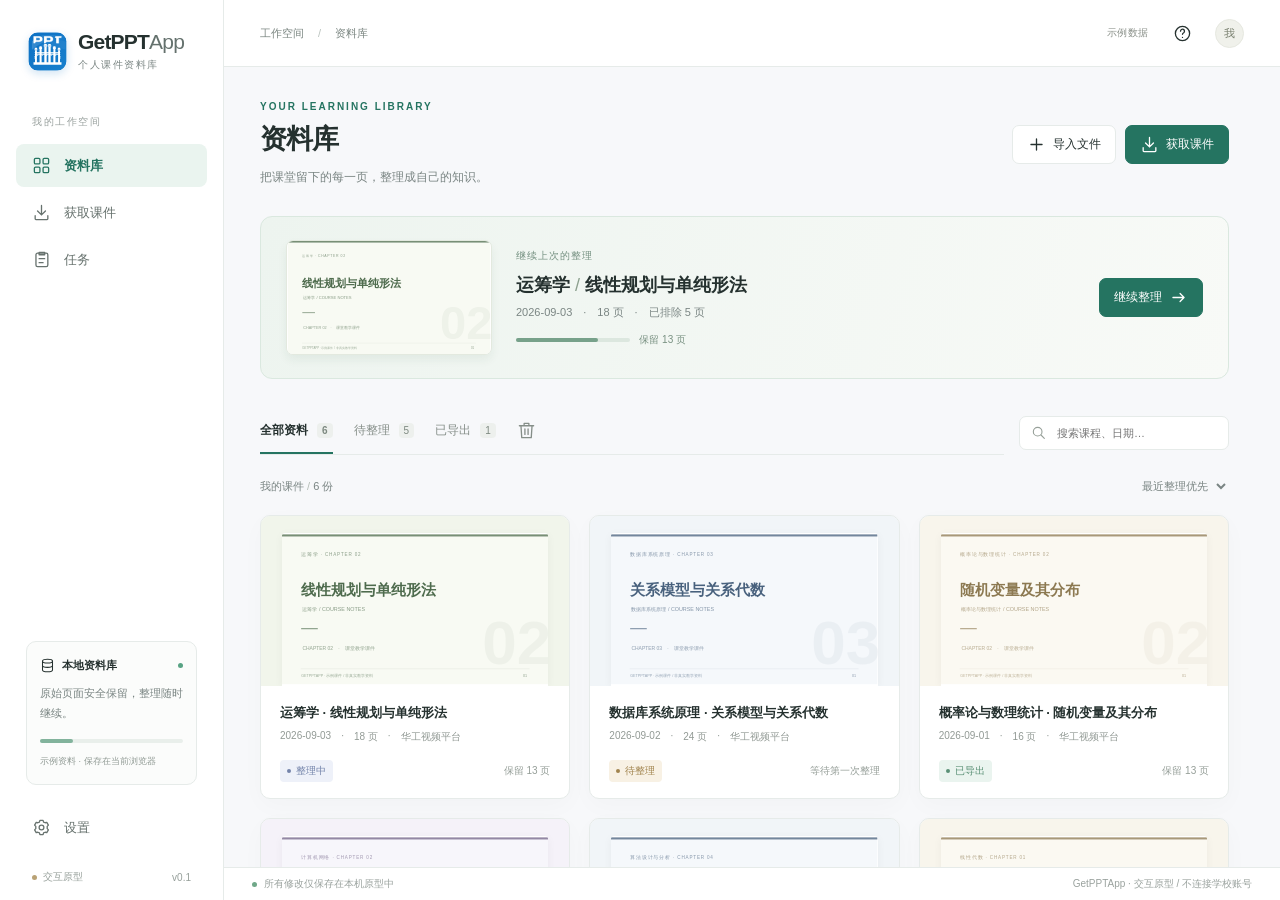
<file: prototype/index.html>
<!doctype html>
<html lang="zh-CN">
<head>
  <meta charset="utf-8">
  <meta name="viewport" content="width=device-width,initial-scale=1">
  <title>GetPPTApp · 课件资料库</title>
  <link rel="icon" type="image/svg+xml" href="../assets/app-icon.svg">
  <link rel="stylesheet" href="styles.css">
</head>
<body>
  <div class="app-shell">
    <aside class="sidebar">
      <a class="brand" href="#library" aria-label="返回资料库"><img class="brand-mark" src="../assets/app-icon.svg" alt=""><span>GetPPT<span class="brand-app">App</span><small>个人课件资料库</small></span></a>
      <div class="workspace-label">我的工作空间</div>
      <nav id="nav" aria-label="主导航"></nav>
      <div class="sidebar-bottom">
        <div class="storage-card"><div><span data-icon="database"></span><strong>本地资料库</strong><span class="local-dot"></span></div><p>原始页面安全保留，整理随时继续。</p><div class="storage-meter"><span></span></div><small>示例资料 · 保存在当前浏览器</small></div>
        <button class="nav-item" data-nav="settings"><span data-icon="settings"></span>设置</button>
        <div class="prototype-label"><span></span>交互原型 <span class="prototype-version">v0.1</span></div>
      </div>
    </aside>
    <div class="workspace">
      <header class="topbar"><div id="breadcrumb">工作空间 <span>/</span> 资料库</div><div class="topbar-right"><span class="demo-tag">示例数据</span><button class="icon-button" id="help-button" title="查看原型体验说明" aria-label="查看原型体验说明" data-icon="help"></button><span class="avatar">我</span></div></header>
      <main id="main"></main>
      <footer id="statusbar"></footer>
    </div>
  </div>
  <div id="toast" role="status" aria-live="polite"></div>
  <dialog id="modal"><div id="modal-content"></div></dialog>
  <script src="app.js"></script>
</body>
</html>
</file>
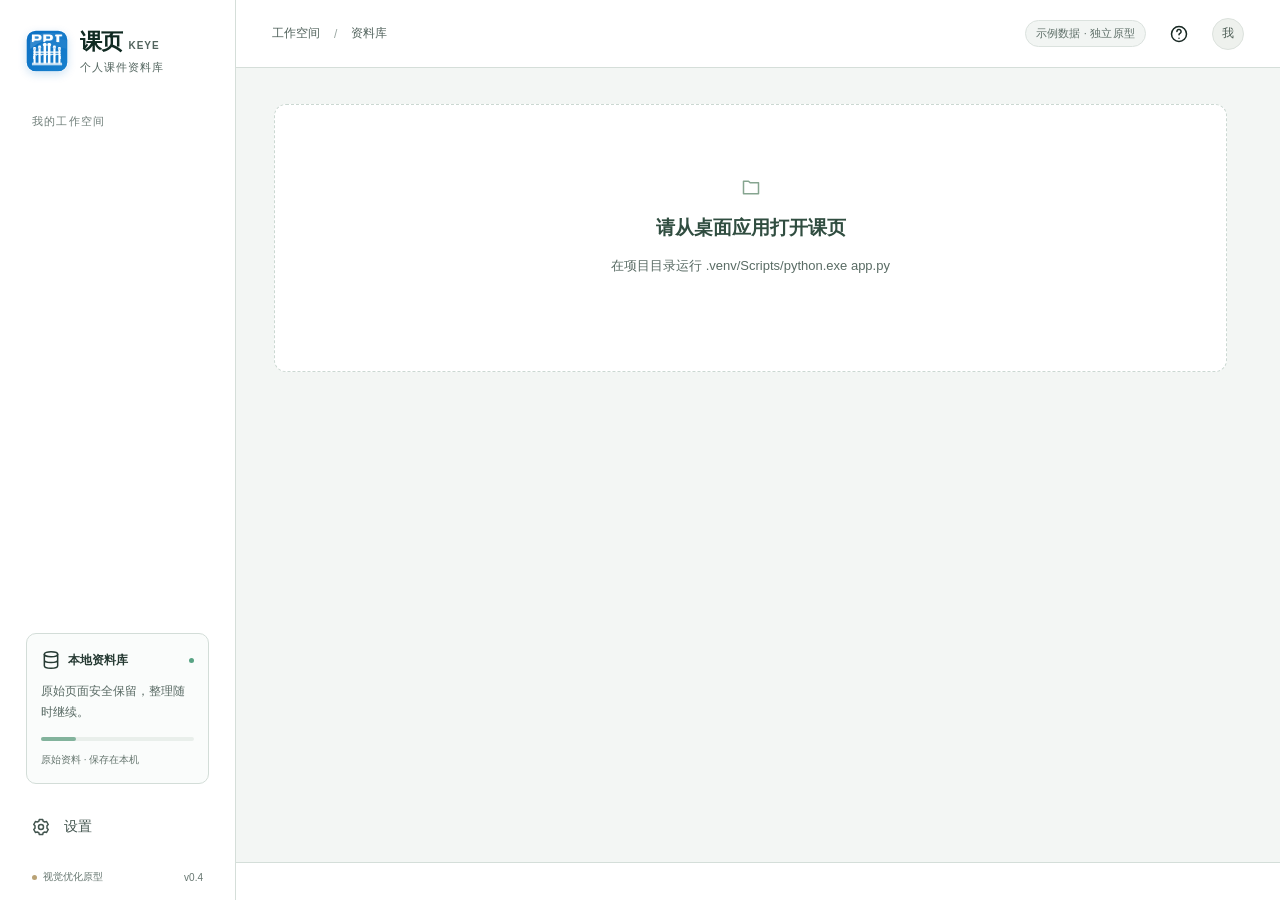
<file: visual_prototype/index.html>
<!doctype html>
<html lang="zh-CN">
<head>
  <meta charset="utf-8">
  <meta name="viewport" content="width=device-width,initial-scale=1">
  <title>课页 · 视觉优化原型</title>
  <link rel="icon" type="image/svg+xml" href="app-icon.svg">
  <link rel="stylesheet" href="styles.css">
  <link rel="stylesheet" href="refresh.css">
</head>
<body>
  <div class="app-shell">
    <aside class="sidebar">
      <a class="brand" href="#library" aria-label="返回资料库"><img class="brand-mark" src="app-icon.svg" alt=""><span>课页<span class="brand-app" style="font-size:10px;margin-left:6px;letter-spacing:1px">KEYE</span><small>个人课件资料库</small></span></a>
      <div class="workspace-label">我的工作空间</div>
      <nav id="nav" aria-label="主导航"></nav>
      <div class="sidebar-bottom">
        <div class="storage-card"><div><span data-icon="database"></span><strong>本地资料库</strong><span class="local-dot"></span></div><p>原始页面安全保留，整理随时继续。</p><div class="storage-meter"><span></span></div><small>原始资料 · 保存在本机</small></div>
        <button class="nav-item" data-nav="settings"><span data-icon="settings"></span>设置</button>
        <div class="prototype-label"><span></span>视觉优化原型 <span class="prototype-version">v0.4</span></div>
      </div>
    </aside>
    <div class="workspace">
      <header class="topbar"><div id="breadcrumb">工作空间 <span>/</span> 资料库</div><div class="topbar-right"><span class="demo-tag">示例数据 · 独立原型</span><button class="icon-button" id="help-button" title="查看使用说明" aria-label="查看使用说明" data-icon="help"></button><span class="avatar">我</span></div></header>
      <main id="main"></main>
      <footer id="statusbar"></footer>
    </div>
  </div>
  <div id="toast" role="status" aria-live="polite"></div>
  <dialog id="modal"><div id="modal-content"></div></dialog>
  <script src="qrc:///qtwebchannel/qwebchannel.js"></script>
  <script src="layout.js"></script>
  <script src="app.js"></script>
<script src="courses.js"></script>
</body>
</html>
</file>
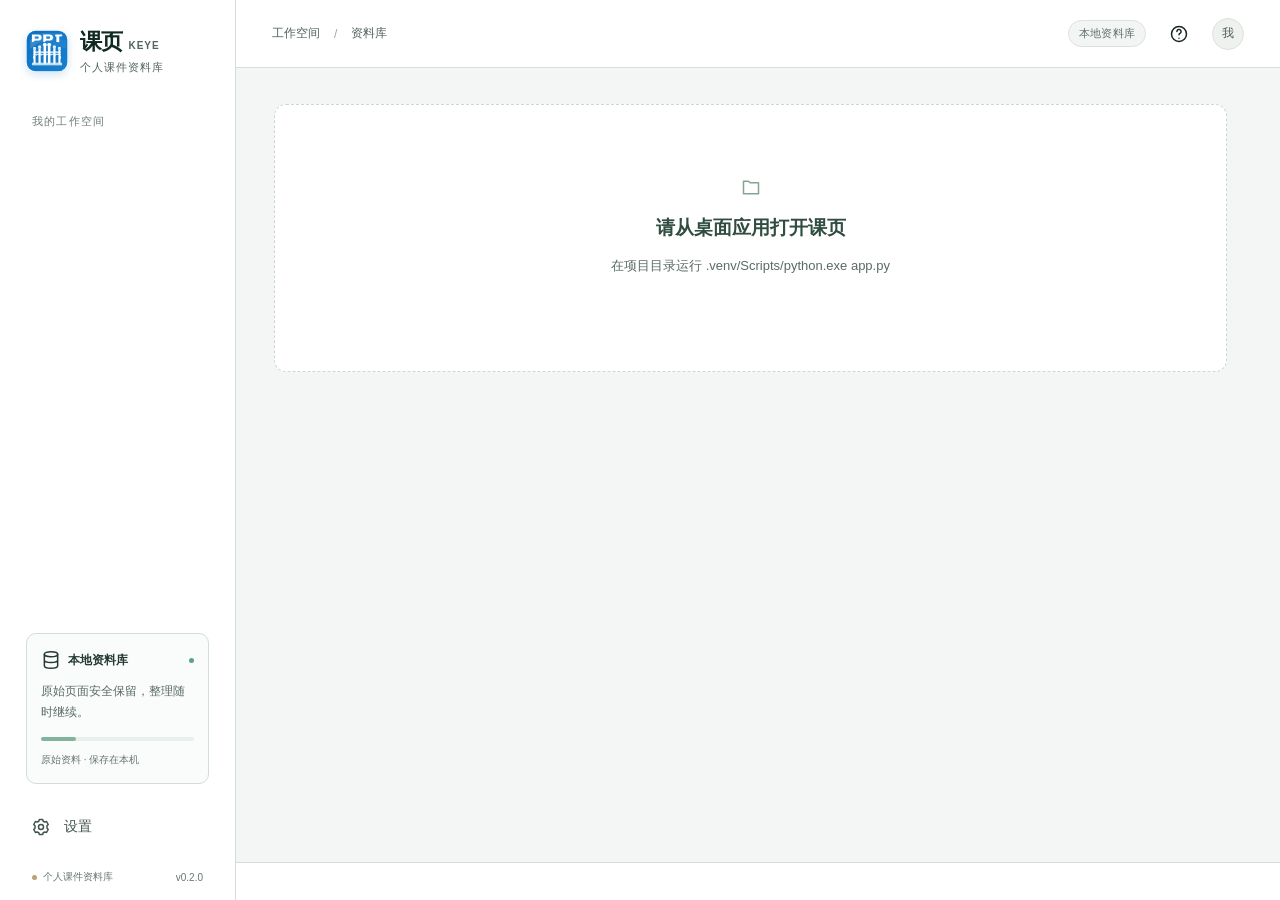
<file: web/index.html>
<!doctype html>
<html lang="zh-CN">
<head>
  <meta charset="utf-8">
  <meta name="viewport" content="width=device-width,initial-scale=1">
  <title>课页 · 个人课件资料库</title>
  <link rel="icon" type="image/svg+xml" href="../assets/app-icon.svg">
  <link rel="stylesheet" href="styles.css">
  <link rel="stylesheet" href="refresh.css">
</head>
<body>
  <div class="app-shell">
    <aside class="sidebar">
      <a class="brand" href="#library" aria-label="返回资料库"><img class="brand-mark" src="../assets/app-icon.svg" alt=""><span>课页<span class="brand-app" style="font-size:10px;margin-left:6px;letter-spacing:1px">KEYE</span><small>个人课件资料库</small></span></a>
      <div class="workspace-label">我的工作空间</div>
      <nav id="nav" aria-label="主导航"></nav>
      <div class="sidebar-bottom">
        <div class="storage-card"><div><span data-icon="database"></span><strong>本地资料库</strong><span class="local-dot"></span></div><p>原始页面安全保留，整理随时继续。</p><div class="storage-meter"><span></span></div><small>原始资料 · 保存在本机</small></div>
        <button class="nav-item" data-nav="settings"><span data-icon="settings"></span>设置</button>
        <div class="prototype-label"><span></span>个人课件资料库 <span class="prototype-version" id="app-version">v0.2.0</span></div>
      </div>
    </aside>
    <div class="workspace">
      <header class="topbar"><div id="breadcrumb">工作空间 <span>/</span> 资料库</div><div class="topbar-right"><span class="demo-tag">本地资料库</span><button class="icon-button" id="help-button" title="查看使用说明" aria-label="查看使用说明" data-icon="help"></button><span class="avatar">我</span></div></header>
      <main id="main"></main>
      <footer id="statusbar"></footer>
    </div>
  </div>
  <div id="toast" role="status" aria-live="polite"></div>
  <dialog id="modal"><div id="modal-content"></div></dialog>
  <script src="qrc:///qtwebchannel/qwebchannel.js"></script>
  <script src="layout.js"></script>
  <script src="covers.js"></script>
  <script src="app.js"></script>
<script src="courses.js"></script>
</body>
</html>
</file>
<file: prototype/styles.css>
:root{--bg:#f7f8fa;--surface:#fff;--ink:#25312f;--muted:#7a8583;--line:#e6ebe9;--green:#257461;--green-dark:#195845;--soft:#eaf4ef;--amber:#a9782d;--radius:12px;--shadow:0 7px 24px #22392c06;font-family:Inter,"Segoe UI","Microsoft YaHei",sans-serif;font-size:14px;color:var(--ink);background:var(--bg)}
*{box-sizing:border-box}body{margin:0}button,input,select{font:inherit}button,a,input,select{outline-offset:4px}button{cursor:pointer}button:disabled{cursor:not-allowed;opacity:.4}a{color:inherit;text-decoration:none}button{color:inherit}svg.icon{width:19px;height:19px;flex-shrink:0;stroke:currentColor;fill:none;stroke-width:1.65;stroke-linecap:round;stroke-linejoin:round;vertical-align:middle}button{border:1px solid var(--line);background:white;border-radius:7px;padding:9px 14px;display:inline-flex;align-items:center;justify-content:center;gap:7px;transition:background .15s,border-color .15s}button:hover:not(:disabled){background:#f1f5f3;border-color:#cbd8d1}.primary{background:var(--green);border-color:var(--green);color:#fff}.primary:hover:not(:disabled){background:var(--green-dark);border-color:var(--green-dark)}.secondary{background:var(--soft);color:var(--green);border-color:transparent}.quiet{border-color:transparent;background:transparent}.danger{color:#a3473d}.icon-button{padding:7px;width:34px;height:34px;background:transparent;border-color:transparent}.app-shell{height:100vh;display:flex;overflow:hidden}.sidebar{width:224px;flex-shrink:0;background:#fff;border-right:1px solid var(--line);padding:30px 16px 16px;display:flex;flex-direction:column}.brand{display:flex;gap:11px;align-items:center;padding:0 12px;font-size:21px;font-weight:750;letter-spacing:-.8px}.brand-mark{height:39px;width:39px;background:var(--green);border-radius:11px;color:white;font-size:28px;font-weight:600;display:grid;place-items:center;position:relative}.brand-mark span{position:absolute;width:8px;height:8px;border:2px solid white;right:5px;bottom:6px;border-radius:2px;background:var(--green)}.brand-app{font-weight:400;color:#64716d}.brand small{display:block;color:var(--muted);font-size:10px;font-weight:400;letter-spacing:1.5px;margin-top:4px}.workspace-label{font-size:10px;letter-spacing:1.6px;color:#99a19e;margin:43px 16px 13px}.nav-item{width:100%;border:0;justify-content:flex-start;gap:13px;padding:12px 16px;border-radius:8px;font-size:13px;color:#67726e;margin:2px 0}.nav-item.active{background:var(--soft);color:var(--green);font-weight:650}.nav-item .nav-count{margin-left:auto;background:#dcece4;padding:2px 6px;font-size:10px;border-radius:5px}.sidebar-bottom{margin-top:auto}.storage-card{margin:14px 10px 19px;padding:16px 13px;border:1px solid var(--line);border-radius:10px;background:#fbfcfb}.storage-card>div:first-child{display:flex;align-items:center;gap:7px;font-size:11px}.storage-card svg{width:15px;height:15px}.storage-card p{font-size:11px;line-height:1.8;color:var(--muted);margin:11px 0}.storage-card small{font-size:9px;color:#919b95}.local-dot{background:#58a384;width:5px;height:5px;border-radius:50%;margin-left:auto}.storage-meter{height:4px;background:#e9efeb;border-radius:3px;margin:15px 0 8px}.storage-meter span{display:block;width:23%;height:100%;background:#82b39c;border-radius:3px}.prototype-label{font-size:10px;color:#97a09b;display:flex;gap:6px;align-items:center;padding:19px 16px 0}.prototype-label>span:first-child{height:5px;width:5px;background:#b9a275;border-radius:50%}.prototype-version{margin-left:auto}.workspace{flex:1;min-width:0;display:flex;flex-direction:column}.topbar{height:67px;flex-shrink:0;border-bottom:1px solid var(--line);display:flex;align-items:center;justify-content:space-between;padding:0 36px;background:#fff}.topbar #breadcrumb{font-size:11px;color:#7a8580;display:flex;gap:14px;align-items:center}.topbar #breadcrumb span{color:#bac3be}.topbar-right{display:flex;gap:16px;align-items:center}.demo-tag{font-size:10px;color:#8b918a;letter-spacing:.6px}.avatar{background:#f0f1eb;border:1px solid #e6e8e0;height:29px;width:29px;display:grid;place-items:center;font-size:11px;border-radius:50%;color:#787f6e}main{padding:34px 36px;flex:1;overflow:auto;scrollbar-gutter:stable}.page-heading{display:flex;align-items:center;justify-content:space-between;gap:16px;margin-bottom:27px}.eyebrow{font-size:10px;color:var(--green);letter-spacing:2px;font-weight:600;margin-bottom:9px}h1{font-size:27px;letter-spacing:-.8px;font-weight:650;margin:0 0 10px}h2{font-size:16px;font-weight:650;margin:0}h3{font-size:14px;margin:0;font-weight:600}.subtitle{font-size:12px;color:var(--muted);margin:0;line-height:1.8}.actions{display:flex;gap:9px;align-items:center}.actions button{font-size:12px}.continue-card{display:grid;grid-template-columns:206px 1fr auto;gap:24px;align-items:center;border:1px solid #dae8df;background:linear-gradient(105deg,#edf4ef,#f8faf7);border-radius:var(--radius);padding:23px 25px;margin-bottom:31px}.continue-art{border:1px solid #e3e9df;border-radius:7px;overflow:hidden;box-shadow:0 5px 10px #254a2910;aspect-ratio:16/9}.continue-copy .overline{font-size:10px;color:#749080;letter-spacing:1px;margin-bottom:10px}.continue-copy h2{font-size:18px;margin-bottom:8px}.continue-copy p{font-size:11px;color:var(--muted);margin:6px 0}.continue-copy .tiny-progress{width:170px;margin-top:13px;display:flex;align-items:center;gap:9px;font-size:10px;color:#799182}.tiny-progress>span:first-child{height:4px;flex:1;background:#dce7df;border-radius:3px}.tiny-progress i{display:block;background:#77a18a;height:100%;border-radius:3px}.continue-card>.actions{align-self:center}.continue-card button{font-size:12px}.toolbar{display:flex;align-items:center;gap:15px;margin-bottom:19px}.tabs{display:flex;gap:21px;align-items:center;flex:1;border-bottom:1px solid var(--line)}.tabs button{padding:11px 0 14px;border-radius:0;border:0;background:transparent;color:#858e88;font-size:12px;position:relative}.tabs button.active{color:var(--ink);font-weight:600}.tabs button.active:after{content:'';position:absolute;left:0;right:0;height:2px;background:var(--green);bottom:-1px}.tabs .count{font-size:10px;background:#edf0ed;padding:2px 5px;border-radius:4px;margin-left:2px;color:#7d8980}.search-box{display:flex;align-items:center;gap:8px;background:white;border:1px solid var(--line);border-radius:7px;padding:8px 11px;color:#97a099;min-width:210px}.search-box svg{width:16px;height:16px}.search-box input{border:0;outline:0;width:150px;font-size:11px;color:var(--ink);background:transparent}.search-box:focus-within{border-color:#80a58e}.library-tools{display:flex;align-items:center;justify-content:space-between;color:var(--muted);font-size:11px;margin-bottom:17px}.library-tools select{font-size:11px;border:0;background:none;color:var(--muted);padding:5px;cursor:pointer}.course-grid{display:grid;grid-template-columns:repeat(3,minmax(0,1fr));gap:19px}.course-card{border:1px solid var(--line);border-radius:10px;background:white;overflow:hidden;box-shadow:var(--shadow);transition:transform .15s,border-color .15s;position:relative}.course-card:hover{transform:translateY(-2px);border-color:#b4cabc}.course-cover{aspect-ratio:16/8.8;padding:17px 21px 0;background:#f0f2ef;overflow:hidden;position:relative}.course-cover .slide{border-radius:3px 3px 0 0;box-shadow:0 2px 10px #0000000c}.course-open{display:block;width:100%;padding:0;border:0;background:none;text-align:left;border-radius:0}.course-open:hover:not(:disabled){background:transparent}.course-info{padding:17px 19px 16px}.course-info h3{font-size:13px;line-height:1.6;margin-bottom:6px}.course-info .meta{font-size:10px;color:#929a95;display:flex;gap:10px;margin-bottom:16px}.course-info-bottom{display:flex;justify-content:space-between;align-items:center;font-size:10px;color:#959e98}.badge{display:inline-flex;align-items:center;gap:5px;padding:4px 7px;border-radius:4px;font-size:10px;white-space:nowrap}.badge:before{content:'';height:4px;width:4px;background:currentColor;border-radius:50%}.badge.pending{background:#f8f1e4;color:#a1844e}.badge.editing{background:#eef1f9;color:#7484aa}.badge.exported{background:#eaf4ef;color:#5a9076}.badge.changed{background:#f8eee7;color:#b28258}.card-menu{position:absolute;bottom:10px;right:10px;opacity:0;background:white}.course-card:focus-within .card-menu,.course-card:hover .card-menu{opacity:1}.empty{padding:70px 25px;text-align:center;color:#89948d;border:1px dashed #d6e0d9;border-radius:12px;background:#fff}.empty>svg{width:36px;height:36px;color:#86a590;margin-bottom:18px}.empty h2{color:#54665b;margin:0 0 10px;font-size:17px}.empty p{font-size:12px;line-height:1.8;margin-bottom:22px}.slide{display:block;width:100%;height:100%;background:#fff;object-fit:contain}.source-row{display:grid;grid-template-columns:1.2fr 1fr;gap:18px;margin-bottom:25px}.panel{background:#fff;border:1px solid var(--line);border-radius:11px;padding:22px}.source-card{display:flex;gap:15px;align-items:center}.source-logo{height:48px;width:48px;border-radius:11px;background:#edf3ee;display:grid;place-items:center;color:var(--green)}.source-logo svg{width:25px;height:25px}.source-card h3{margin-bottom:7px}.source-card p{font-size:11px;color:var(--muted);margin:0;line-height:1.7}.source-card>button{margin-left:auto;flex-shrink:0;font-size:11px}.connected{color:var(--green)!important}.scan-panel{padding:0;overflow:hidden}.scan-bar{display:flex;align-items:end;gap:15px;padding:22px;border-bottom:1px solid var(--line)}label.field{display:flex;flex-direction:column;gap:8px;font-size:11px;color:var(--muted)}input[type=date],input[type=text],select.field-input,input[type=number]{border:1px solid var(--line);padding:9px 11px;border-radius:6px;font-size:12px;background:#fff;color:var(--ink)}.scan-bar .scan-note{font-size:11px;color:var(--muted);margin-left:auto;padding:9px 0}.table-wrap{overflow:auto}table{width:100%;border-collapse:collapse;font-size:12px;white-space:nowrap}th{text-align:left;font-size:10px;font-weight:400;color:var(--muted);padding:14px 22px;background:#fbfcfb}td{padding:18px 22px;border-top:1px solid #eef1ee;color:#58665e}td:first-child,th:first-child{width:45px;padding-right:0}td .course-title{font-weight:550;color:var(--ink);margin-bottom:5px}td small{color:var(--muted);font-size:10px}input[type=checkbox]{accent-color:var(--green);width:15px;height:15px;cursor:pointer}.scan-bottom{border-top:1px solid var(--line);padding:17px 22px;display:flex;justify-content:space-between;align-items:center;font-size:11px;color:var(--muted)}.scan-bottom label{display:flex;align-items:center;gap:6px}.helper-note{display:flex;gap:9px;color:#869289;font-size:11px;line-height:1.9;padding:17px 2px}.helper-note svg{width:16px;margin-top:2px;flex-shrink:0}.editor-heading{margin-bottom:20px}.editor-heading h1{font-size:23px}.editor-heading .subtitle{display:flex;gap:11px;align-items:center;font-size:11px}.saved-label{font-size:10px;color:#7e9988}.saved-label svg{height:13px;width:13px;margin-right:4px}.back-button{font-size:11px;color:#7b8880;margin:0 0 14px;padding:0;border:0;background:none}.editor-toolbar{display:flex;align-items:center;gap:9px;flex-wrap:wrap;background:white;border:1px solid var(--line);border-radius:9px;padding:11px 14px;margin-bottom:17px}.editor-toolbar button{font-size:11px;padding:7px 10px}.editor-toolbar .separator{height:20px;width:1px;background:var(--line);margin:0 4px}.editor-toolbar .selected-label{font-size:11px;color:var(--muted);margin-left:auto}.segmented{display:flex;background:#f1f4f1;padding:3px;border-radius:6px}.segmented button{border:0;background:transparent;color:#87918a;font-size:11px;padding:7px 11px}.segmented button.active{background:white;color:#4c6855;box-shadow:0 1px 3px #00000009}.editor-layout{display:grid;grid-template-columns:minmax(0,1fr) 310px;gap:20px;align-items:start}.pages-grid{display:grid;grid-template-columns:repeat(3,minmax(0,1fr));gap:16px}.page-tile{background:white;border:1px solid var(--line);border-radius:7px;overflow:hidden;position:relative;transition:box-shadow .12s,border-color .12s}.page-tile.selected{border-color:var(--green);box-shadow:0 0 0 2px #25746118}.page-tile.current:not(.selected){border-color:#a3b7a7}.page-art{aspect-ratio:16/10;cursor:pointer;padding:7px;background:#f0f2ef;position:relative}.page-art svg{pointer-events:none}.page-tile.excluded .slide{opacity:.28;filter:grayscale(1)}.page-tile.excluded .page-art:after{content:'已排除';position:absolute;left:50%;top:50%;transform:translate(-50%,-50%);background:#fffdf0ee;border:1px solid #e5e4d7;border-radius:4px;font-size:10px;color:#8f8e7b;padding:3px 8px;pointer-events:none}.page-check{position:absolute;z-index:1;left:11px;top:11px;display:flex;background:#ffffffeb;border-radius:3px;padding:1px;box-shadow:0 1px 3px #0001}.page-check input{margin:1px;width:13px;height:13px}.page-caption{display:flex;align-items:center;justify-content:space-between;font-size:10px;padding:7px 9px;color:#929b95}.page-caption strong{color:#68796d;font-size:10px;font-weight:500}.page-caption button{font-size:9px;border:0;background:transparent;padding:3px 4px;color:#8b9a8f}.page-tile.excluded .page-caption button{color:var(--green)}.preview-panel{position:sticky;top:0;background:#fff;border:1px solid var(--line);border-radius:10px;overflow:hidden}.preview-title{display:flex;align-items:center;justify-content:space-between;padding:13px 16px;font-size:12px;font-weight:550}.preview-title span{font-weight:400;color:#98a19a;font-size:10px}.large-art{background:#eff1ee;padding:16px;cursor:zoom-in;aspect-ratio:4/3;display:flex;align-items:center}.large-art svg{height:auto;aspect-ratio:16/9;box-shadow:0 3px 13px #0000000d}.preview-controls{display:flex;align-items:center;justify-content:space-between;padding:11px 16px;border-bottom:1px solid var(--line);font-size:10px;color:var(--muted)}.preview-detail{padding:17px}.preview-detail h3{font-size:12px;margin-bottom:10px}.preview-detail p{font-size:11px;color:var(--muted);line-height:1.8;margin:8px 0 17px}.preview-detail>button{width:100%;font-size:11px}.keyboard-note{padding:14px 17px;background:#fafbf9;border-top:1px solid var(--line);font-size:10px;color:#9aa29a;line-height:2}kbd{font:9px "Segoe UI",sans-serif;padding:2px 4px;border:1px solid #e1e7df;border-radius:3px;background:white;color:#87927f}.editor-summary{display:flex;align-items:center;justify-content:space-between;margin-top:20px;font-size:11px;color:var(--muted);padding-top:16px;border-top:1px solid var(--line)}.editor-summary strong{color:var(--green);font-weight:550}.task-list{display:flex;flex-direction:column;gap:13px}.task-row{display:flex;align-items:center;gap:18px;background:#fff;border:1px solid var(--line);border-radius:10px;padding:20px 22px}.task-icon{height:42px;width:42px;border-radius:10px;background:var(--soft);display:grid;place-items:center;color:var(--green)}.task-copy{flex:1}.task-copy h3{font-size:13px;margin-bottom:7px}.task-copy p{font-size:11px;color:var(--muted);margin:0}.task-progress{height:4px;background:#edf0ec;border-radius:3px;margin-top:13px;max-width:460px}.task-progress span{display:block;height:100%;border-radius:3px;background:#79a28b;transition:width .3s}.task-row .actions button{font-size:11px}.settings-grid{display:grid;grid-template-columns:minmax(0,1fr) 280px;gap:23px}.settings-section{padding:24px 26px;margin-bottom:18px}.settings-section h2{margin-bottom:23px}.setting-row{display:flex;align-items:center;justify-content:space-between;gap:20px;margin:22px 0}.setting-row h3{font-size:12px;margin-bottom:6px}.setting-row p{font-size:11px;color:var(--muted);margin:0;line-height:1.8}.setting-row select{font-size:11px;max-width:190px}.toggle{position:relative;width:33px;height:19px;appearance:none;background:#cbd5cd;border-radius:20px;border:0;flex-shrink:0}.toggle:checked{background:var(--green)}.toggle:after{content:'';position:absolute;width:13px;height:13px;left:3px;top:3px;border-radius:50%;background:white}.toggle:checked:after{left:17px}.setting-path{padding:11px 13px;background:#f6f8f5;border:1px solid var(--line);border-radius:6px;color:#7b8a7b;font-size:11px;line-height:1.8}.guide-card{background:#f0f5ef;border:1px solid #e0e9dc;border-radius:10px;padding:23px;height:fit-content}.guide-card h3{font-size:13px;margin-bottom:12px;color:#5b775c}.guide-card p{font-size:11px;color:#81917c;line-height:2}.guide-card hr{border:0;border-top:1px solid #dde7d8;margin:21px 0}.guide-card .number{font-size:27px;color:#5d805e;font-weight:300}.trash-link{font-size:11px;color:#89948b;background:transparent;border:0;padding:5px 0}.footer-count{font-size:10px;color:#a1aaa4;text-align:center;margin:29px 0 7px}#statusbar{height:33px;flex-shrink:0;background:#fff;border-top:1px solid var(--line);display:flex;justify-content:space-between;align-items:center;padding:0 28px;font-size:10px;color:#9aa29e}#statusbar .status-left{display:flex;align-items:center;gap:7px}#statusbar .dot{width:5px;height:5px;background:#70a889;border-radius:50%}#statusbar button{font-size:10px;padding:2px 8px;border:0;color:var(--green);background:none}dialog{border:1px solid var(--line);border-radius:15px;padding:0;max-width:min(520px,90vw);width:520px;box-shadow:0 20px 90px #172c2233;color:var(--ink)}dialog::backdrop{background:#1b2e2544;backdrop-filter:blur(2px)}.modal-header{padding:24px 27px 15px;display:flex;align-items:center;justify-content:space-between}.modal-header h2{font-size:19px}.modal-body{padding:0 27px 25px}.modal-body p{font-size:12px;line-height:1.9;color:var(--muted)}.modal-body .notice{background:#f8f4e9;color:#9a8351;padding:12px 14px;font-size:11px;line-height:1.8;border-radius:7px;margin:18px 0}.modal-body .field{margin-top:17px}.modal-body input[type=text]{width:100%}.modal-actions{display:flex;gap:9px;justify-content:flex-end;padding:18px 27px;border-top:1px solid var(--line);background:#fafbf9}.modal-actions button{font-size:12px}.modal-stat{display:flex;justify-content:space-between;gap:20px;background:#f4f7f2;border-radius:9px;padding:18px;text-align:center}.modal-stat strong{display:block;font-size:23px;color:#5d7e65;font-weight:500}.modal-stat span{display:block;font-size:10px;color:#93a08e;margin-top:5px}.range-fields{display:flex;gap:15px;margin-top:10px}.range-fields .field{flex:1}.range-fields input{width:100%}.help-steps{counter-reset:step;padding:0;list-style:none}.help-steps li{counter-increment:step;font-size:12px;color:#67796b;margin:16px 0;display:flex;gap:10px;align-items:center}.help-steps li:before{content:counter(step);height:23px;min-width:23px;background:var(--soft);color:var(--green);border-radius:6px;display:grid;place-items:center;font-size:11px}.fullscreen-modal{width:min(1150px,94vw);max-width:94vw}.fullscreen-modal .modal-body{padding:5px 27px 20px}.fullscreen-modal .slide{max-height:65vh;aspect-ratio:16/9}.full-nav{display:flex;gap:13px;align-items:center;justify-content:center;padding:10px;font-size:12px;color:var(--muted)}#toast{position:fixed;bottom:49px;left:calc(50% + 80px);transform:translate(-50%,15px);opacity:0;pointer-events:none;border:1px solid #33483a;background:#33483a;color:white;border-radius:9px;padding:12px 19px;font-size:12px;box-shadow:0 5px 23px #25312f22;transition:opacity .2s,transform .2s;z-index:100}#toast.show{opacity:1;transform:translate(-50%,0)}.export-details{border:1px solid var(--line);border-radius:7px;padding:14px;line-height:1.9;color:var(--muted);font-size:11px;margin-top:15px}.screenreader{position:absolute;width:1px;height:1px;overflow:hidden;clip:rect(0,0,0,0)}
@media(min-width:1550px){main{padding:38px 48px}.course-grid{grid-template-columns:repeat(4,minmax(0,1fr))}.pages-grid{grid-template-columns:repeat(4,minmax(0,1fr))}.editor-layout{grid-template-columns:minmax(0,1fr) 360px}}
@media(max-width:1200px){.sidebar{width:194px;padding-left:11px;padding-right:11px}.brand{font-size:19px;gap:8px}.brand-mark{width:34px;height:34px}.topbar{padding:0 25px}main{padding:27px 25px}.continue-card{grid-template-columns:165px 1fr auto;padding:20px;gap:17px}.continue-copy h2{font-size:16px}.source-row{grid-template-columns:1fr}.editor-layout{grid-template-columns:minmax(0,1fr) 265px}.pages-grid{grid-template-columns:repeat(2,minmax(0,1fr))}.toolbar{gap:12px}.tabs{gap:15px}.search-box{min-width:175px}.search-box input{width:125px}.settings-grid{grid-template-columns:1fr 230px}}
@media(max-width:950px){.sidebar{width:170px}.brand{font-size:17px;padding:0 5px}.brand small{font-size:9px;letter-spacing:.5px}.workspace-label{margin-top:35px}.nav-item{padding:12px}.storage-card{padding:11px;margin-left:1px;margin-right:1px}.course-grid{grid-template-columns:repeat(2,minmax(0,1fr))}.continue-card{grid-template-columns:130px 1fr;gap:16px}.continue-card>.actions{grid-column:2}.toolbar{flex-wrap:wrap}.toolbar .tabs{min-width:100%}.search-box{width:100%}.search-box input{width:100%}.editor-layout{grid-template-columns:1fr}.preview-panel{display:none}.pages-grid{grid-template-columns:repeat(3,minmax(0,1fr))}.settings-grid{grid-template-columns:1fr}.guide-card{display:none}.scan-note{display:none}.page-heading{align-items:flex-start}.page-heading>.actions{flex-wrap:wrap;justify-content:flex-end}.editor-heading .actions{max-width:190px}}
@media(max-width:650px){.sidebar{width:64px;padding:20px 6px 10px}.brand{justify-content:center;padding:0}.brand>span:last-child,.workspace-label,.storage-card,.prototype-label{display:none}.nav-item{font-size:0;gap:0;justify-content:center;margin-top:10px}.nav-item .nav-count{position:absolute;transform:translate(12px,-10px);font-size:9px}.nav-item svg{width:21px;height:21px}nav{margin-top:30px}.topbar{height:52px;padding:0 17px}.topbar-right{gap:8px}.demo-tag{display:none}main{padding:24px 17px}.page-heading{flex-direction:column;gap:16px}h1{font-size:25px}.continue-card{grid-template-columns:1fr;padding:20px}.continue-art{display:none}.continue-card>.actions{grid-column:1}.course-grid{gap:12px}.course-cover{padding:11px 12px 0}.course-info{padding:12px}.course-info .meta{flex-wrap:wrap;gap:4px}.tabs{gap:13px}.tabs button{font-size:11px}.editor-heading .actions{max-width:none}.pages-grid{grid-template-columns:repeat(2,minmax(0,1fr))}.editor-toolbar{gap:5px}.editor-toolbar .selected-label{margin:5px 0}.editor-summary{font-size:10px;gap:10px}.source-card{flex-wrap:wrap}.source-card>button{margin-left:62px}.scan-bar{padding:15px;gap:8px;flex-wrap:wrap}.scan-bar input{max-width:145px}.scan-bottom{gap:12px;align-items:flex-start;flex-direction:column}.task-row{padding:15px;gap:10px;flex-wrap:wrap}.task-row>.actions{margin-left:52px}.setting-row{align-items:flex-start}.setting-row select{max-width:135px}#statusbar{padding:0 13px;font-size:9px}#statusbar>span:last-child{display:none}#toast{left:55%;max-width:80vw;width:max-content}.continue-copy .tiny-progress{width:190px}}
.brand-mark{background:transparent;box-shadow:0 3px 9px rgba(13,113,196,.18);display:block;object-fit:contain}

/* Keep batch actions within reach while browsing longer slide lists. */
.editor-toolbar { position: sticky; top: 0; z-index: 5; }
</file>
<file: visual_prototype/styles.css>
:root{--bg:#f7f8fa;--surface:#fff;--ink:#25312f;--muted:#7a8583;--line:#e6ebe9;--green:#257461;--green-dark:#195845;--soft:#eaf4ef;--amber:#a9782d;--radius:12px;--shadow:0 7px 24px #22392c06;font-family:Inter,"Segoe UI","Microsoft YaHei",sans-serif;font-size:14px;color:var(--ink);background:var(--bg)}
*{box-sizing:border-box}body{margin:0}button,input,select{font:inherit}button,a,input,select{outline-offset:4px}button{cursor:pointer}button:disabled{cursor:not-allowed;opacity:.4}a{color:inherit;text-decoration:none}button{color:inherit}svg.icon{width:19px;height:19px;flex-shrink:0;stroke:currentColor;fill:none;stroke-width:1.65;stroke-linecap:round;stroke-linejoin:round;vertical-align:middle}button{border:1px solid var(--line);background:white;border-radius:7px;padding:9px 14px;display:inline-flex;align-items:center;justify-content:center;gap:7px;transition:background .15s,border-color .15s}button:hover:not(:disabled){background:#f1f5f3;border-color:#cbd8d1}.primary{background:var(--green);border-color:var(--green);color:#fff}.primary:hover:not(:disabled){background:var(--green-dark);border-color:var(--green-dark)}.secondary{background:var(--soft);color:var(--green);border-color:transparent}.quiet{border-color:transparent;background:transparent}.danger{color:#a3473d}.icon-button{padding:7px;width:34px;height:34px;background:transparent;border-color:transparent}.app-shell{height:100vh;display:flex;overflow:hidden}.sidebar{width:224px;flex-shrink:0;background:#fff;border-right:1px solid var(--line);padding:30px 16px 16px;display:flex;flex-direction:column}.brand{display:flex;gap:11px;align-items:center;padding:0 12px;font-size:21px;font-weight:750;letter-spacing:-.8px}.brand-mark{height:39px;width:39px;background:var(--green);border-radius:11px;color:white;font-size:28px;font-weight:600;display:grid;place-items:center;position:relative}.brand-mark span{position:absolute;width:8px;height:8px;border:2px solid white;right:5px;bottom:6px;border-radius:2px;background:var(--green)}.brand-app{font-weight:400;color:#64716d}.brand small{display:block;color:var(--muted);font-size:10px;font-weight:400;letter-spacing:1.5px;margin-top:4px}.workspace-label{font-size:10px;letter-spacing:1.6px;color:#99a19e;margin:43px 16px 13px}.nav-item{width:100%;border:0;justify-content:flex-start;gap:13px;padding:12px 16px;border-radius:8px;font-size:13px;color:#67726e;margin:2px 0}.nav-item.active{background:var(--soft);color:var(--green);font-weight:650}.nav-item .nav-count{margin-left:auto;background:#dcece4;padding:2px 6px;font-size:10px;border-radius:5px}.sidebar-bottom{margin-top:auto}.storage-card{margin:14px 10px 19px;padding:16px 13px;border:1px solid var(--line);border-radius:10px;background:#fbfcfb}.storage-card>div:first-child{display:flex;align-items:center;gap:7px;font-size:11px}.storage-card svg{width:15px;height:15px}.storage-card p{font-size:11px;line-height:1.8;color:var(--muted);margin:11px 0}.storage-card small{font-size:9px;color:#919b95}.local-dot{background:#58a384;width:5px;height:5px;border-radius:50%;margin-left:auto}.storage-meter{height:4px;background:#e9efeb;border-radius:3px;margin:15px 0 8px}.storage-meter span{display:block;width:23%;height:100%;background:#82b39c;border-radius:3px}.prototype-label{font-size:10px;color:#97a09b;display:flex;gap:6px;align-items:center;padding:19px 16px 0}.prototype-label>span:first-child{height:5px;width:5px;background:#b9a275;border-radius:50%}.prototype-version{margin-left:auto}.workspace{flex:1;min-width:0;display:flex;flex-direction:column}.topbar{height:67px;flex-shrink:0;border-bottom:1px solid var(--line);display:flex;align-items:center;justify-content:space-between;padding:0 36px;background:#fff}.topbar #breadcrumb{font-size:11px;color:#7a8580;display:flex;gap:14px;align-items:center}.topbar #breadcrumb span{color:#bac3be}.topbar-right{display:flex;gap:16px;align-items:center}.demo-tag{font-size:10px;color:#8b918a;letter-spacing:.6px}.avatar{background:#f0f1eb;border:1px solid #e6e8e0;height:29px;width:29px;display:grid;place-items:center;font-size:11px;border-radius:50%;color:#787f6e}main{padding:34px 36px;flex:1;overflow:auto;scrollbar-gutter:stable}.page-heading{display:flex;align-items:center;justify-content:space-between;gap:16px;margin-bottom:27px}.eyebrow{font-size:10px;color:var(--green);letter-spacing:2px;font-weight:600;margin-bottom:9px}h1{font-size:27px;letter-spacing:-.8px;font-weight:650;margin:0 0 10px}h2{font-size:16px;font-weight:650;margin:0}h3{font-size:14px;margin:0;font-weight:600}.subtitle{font-size:12px;color:var(--muted);margin:0;line-height:1.8}.actions{display:flex;gap:9px;align-items:center}.actions button{font-size:12px}.continue-card{display:grid;grid-template-columns:206px 1fr auto;gap:24px;align-items:center;border:1px solid #dae8df;background:linear-gradient(105deg,#edf4ef,#f8faf7);border-radius:var(--radius);padding:23px 25px;margin-bottom:31px}.continue-art{border:1px solid #e3e9df;border-radius:7px;overflow:hidden;box-shadow:0 5px 10px #254a2910;aspect-ratio:16/9}.continue-copy .overline{font-size:10px;color:#749080;letter-spacing:1px;margin-bottom:10px}.continue-copy h2{font-size:18px;margin-bottom:8px}.continue-copy p{font-size:11px;color:var(--muted);margin:6px 0}.continue-copy .tiny-progress{width:170px;margin-top:13px;display:flex;align-items:center;gap:9px;font-size:10px;color:#799182}.tiny-progress>span:first-child{height:4px;flex:1;background:#dce7df;border-radius:3px}.tiny-progress i{display:block;background:#77a18a;height:100%;border-radius:3px}.continue-card>.actions{align-self:center}.continue-card button{font-size:12px}.toolbar{display:flex;align-items:center;gap:15px;margin-bottom:19px}.tabs{display:flex;gap:21px;align-items:center;flex:1;border-bottom:1px solid var(--line)}.tabs button{padding:11px 0 14px;border-radius:0;border:0;background:transparent;color:#858e88;font-size:12px;position:relative}.tabs button.active{color:var(--ink);font-weight:600}.tabs button.active:after{content:'';position:absolute;left:0;right:0;height:2px;background:var(--green);bottom:-1px}.tabs .count{font-size:10px;background:#edf0ed;padding:2px 5px;border-radius:4px;margin-left:2px;color:#7d8980}.search-box{display:flex;align-items:center;gap:8px;background:white;border:1px solid var(--line);border-radius:7px;padding:8px 11px;color:#97a099;min-width:210px}.search-box svg{width:16px;height:16px}.search-box input{border:0;outline:0;width:150px;font-size:11px;color:var(--ink);background:transparent}.search-box:focus-within{border-color:#80a58e}.library-tools{display:flex;align-items:center;justify-content:space-between;color:var(--muted);font-size:11px;margin-bottom:17px}.library-tools select{font-size:11px;border:0;background:none;color:var(--muted);padding:5px;cursor:pointer}.course-grid{display:grid;grid-template-columns:repeat(3,minmax(0,1fr));gap:19px}.course-card{border:1px solid var(--line);border-radius:10px;background:white;overflow:hidden;box-shadow:var(--shadow);transition:transform .15s,border-color .15s;position:relative}.course-card:hover{transform:translateY(-2px);border-color:#b4cabc}.course-cover{aspect-ratio:16/8.8;padding:17px 21px 0;background:#f0f2ef;overflow:hidden;position:relative}.course-cover .slide{border-radius:3px 3px 0 0;box-shadow:0 2px 10px #0000000c}.course-open{display:block;width:100%;padding:0;border:0;background:none;text-align:left;border-radius:0}.course-open:hover:not(:disabled){background:transparent}.course-info{padding:17px 19px 16px}.course-info h3{font-size:13px;line-height:1.6;margin-bottom:6px}.course-info .meta{font-size:10px;color:#929a95;display:flex;gap:10px;margin-bottom:16px}.course-info-bottom{display:flex;justify-content:space-between;align-items:center;font-size:10px;color:#959e98}.badge{display:inline-flex;align-items:center;gap:5px;padding:4px 7px;border-radius:4px;font-size:10px;white-space:nowrap}.badge:before{content:'';height:4px;width:4px;background:currentColor;border-radius:50%}.badge.pending{background:#f8f1e4;color:#a1844e}.badge.editing{background:#eef1f9;color:#7484aa}.badge.exported{background:#eaf4ef;color:#5a9076}.badge.changed{background:#f8eee7;color:#b28258}.card-menu{position:absolute;bottom:10px;right:10px;opacity:0;background:white}.course-card:focus-within .card-menu,.course-card:hover .card-menu{opacity:1}.empty{padding:70px 25px;text-align:center;color:#89948d;border:1px dashed #d6e0d9;border-radius:12px;background:#fff}.empty>svg{width:36px;height:36px;color:#86a590;margin-bottom:18px}.empty h2{color:#54665b;margin:0 0 10px;font-size:17px}.empty p{font-size:12px;line-height:1.8;margin-bottom:22px}.slide{display:block;width:100%;height:100%;background:#fff;object-fit:contain}.source-row{display:grid;grid-template-columns:1.2fr 1fr;gap:18px;margin-bottom:25px}.panel{background:#fff;border:1px solid var(--line);border-radius:11px;padding:22px}.source-card{display:flex;gap:15px;align-items:center}.source-logo{height:48px;width:48px;border-radius:11px;background:#edf3ee;display:grid;place-items:center;color:var(--green)}.source-logo svg{width:25px;height:25px}.source-card h3{margin-bottom:7px}.source-card p{font-size:11px;color:var(--muted);margin:0;line-height:1.7}.source-card>button{margin-left:auto;flex-shrink:0;font-size:11px}.connected{color:var(--green)!important}.scan-panel{padding:0;overflow:hidden}.scan-bar{display:flex;align-items:end;gap:15px;padding:22px;border-bottom:1px solid var(--line)}label.field{display:flex;flex-direction:column;gap:8px;font-size:11px;color:var(--muted)}input[type=date],input[type=text],select.field-input,input[type=number]{border:1px solid var(--line);padding:9px 11px;border-radius:6px;font-size:12px;background:#fff;color:var(--ink)}.scan-bar .scan-note{font-size:11px;color:var(--muted);margin-left:auto;padding:9px 0}.table-wrap{overflow:auto}table{width:100%;border-collapse:collapse;font-size:12px;white-space:nowrap}th{text-align:left;font-size:10px;font-weight:400;color:var(--muted);padding:14px 22px;background:#fbfcfb}td{padding:18px 22px;border-top:1px solid #eef1ee;color:#58665e}td:first-child,th:first-child{width:45px;padding-right:0}td .course-title{font-weight:550;color:var(--ink);margin-bottom:5px}td small{color:var(--muted);font-size:10px}input[type=checkbox]{accent-color:var(--green);width:15px;height:15px;cursor:pointer}.scan-bottom{border-top:1px solid var(--line);padding:17px 22px;display:flex;justify-content:space-between;align-items:center;font-size:11px;color:var(--muted)}.scan-bottom label{display:flex;align-items:center;gap:6px}.helper-note{display:flex;gap:9px;color:#869289;font-size:11px;line-height:1.9;padding:17px 2px}.helper-note svg{width:16px;margin-top:2px;flex-shrink:0}.editor-heading{margin-bottom:20px}.editor-heading h1{font-size:23px}.editor-heading .subtitle{display:flex;gap:11px;align-items:center;font-size:11px}.saved-label{font-size:10px;color:#7e9988}.saved-label svg{height:13px;width:13px;margin-right:4px}.back-button{font-size:11px;color:#7b8880;margin:0 0 14px;padding:0;border:0;background:none}.editor-toolbar{display:flex;align-items:center;gap:9px;flex-wrap:wrap;background:white;border:1px solid var(--line);border-radius:9px;padding:11px 14px;margin-bottom:17px}.editor-toolbar button{font-size:11px;padding:7px 10px}.editor-toolbar .separator{height:20px;width:1px;background:var(--line);margin:0 4px}.editor-toolbar .selected-label{font-size:11px;color:var(--muted);margin-left:auto}.segmented{display:flex;background:#f1f4f1;padding:3px;border-radius:6px}.segmented button{border:0;background:transparent;color:#87918a;font-size:11px;padding:7px 11px}.segmented button.active{background:white;color:#4c6855;box-shadow:0 1px 3px #00000009}.editor-layout{display:grid;grid-template-columns:minmax(0,1fr) 310px;gap:20px;align-items:start}.pages-grid{display:grid;grid-template-columns:repeat(3,minmax(0,1fr));gap:16px}.page-tile{background:white;border:1px solid var(--line);border-radius:7px;overflow:hidden;position:relative;transition:box-shadow .12s,border-color .12s}.page-tile.selected{border-color:var(--green);box-shadow:0 0 0 2px #25746118}.page-tile.current:not(.selected){border-color:#a3b7a7}.page-art{aspect-ratio:16/10;cursor:pointer;padding:7px;background:#f0f2ef;position:relative}.page-art svg{pointer-events:none}.page-tile.excluded .slide{opacity:.28;filter:grayscale(1)}.page-tile.excluded .page-art:after{content:'已排除';position:absolute;left:50%;top:50%;transform:translate(-50%,-50%);background:#fffdf0ee;border:1px solid #e5e4d7;border-radius:4px;font-size:10px;color:#8f8e7b;padding:3px 8px;pointer-events:none}.page-check{position:absolute;z-index:1;left:11px;top:11px;display:flex;background:#ffffffeb;border-radius:3px;padding:1px;box-shadow:0 1px 3px #0001}.page-check input{margin:1px;width:13px;height:13px}.page-caption{display:flex;align-items:center;justify-content:space-between;font-size:10px;padding:7px 9px;color:#929b95}.page-caption strong{color:#68796d;font-size:10px;font-weight:500}.page-caption button{font-size:9px;border:0;background:transparent;padding:3px 4px;color:#8b9a8f}.page-tile.excluded .page-caption button{color:var(--green)}.preview-panel{position:sticky;top:0;background:#fff;border:1px solid var(--line);border-radius:10px;overflow:hidden}.preview-title{display:flex;align-items:center;justify-content:space-between;padding:13px 16px;font-size:12px;font-weight:550}.preview-title span{font-weight:400;color:#98a19a;font-size:10px}.large-art{background:#eff1ee;padding:16px;cursor:zoom-in;aspect-ratio:4/3;display:flex;align-items:center}.large-art svg{height:auto;aspect-ratio:16/9;box-shadow:0 3px 13px #0000000d}.preview-controls{display:flex;align-items:center;justify-content:space-between;padding:11px 16px;border-bottom:1px solid var(--line);font-size:10px;color:var(--muted)}.preview-detail{padding:17px}.preview-detail h3{font-size:12px;margin-bottom:10px}.preview-detail p{font-size:11px;color:var(--muted);line-height:1.8;margin:8px 0 17px}.preview-detail>button{width:100%;font-size:11px}.keyboard-note{padding:14px 17px;background:#fafbf9;border-top:1px solid var(--line);font-size:10px;color:#9aa29a;line-height:2}kbd{font:9px "Segoe UI",sans-serif;padding:2px 4px;border:1px solid #e1e7df;border-radius:3px;background:white;color:#87927f}.editor-summary{display:flex;align-items:center;justify-content:space-between;margin-top:20px;font-size:11px;color:var(--muted);padding-top:16px;border-top:1px solid var(--line)}.editor-summary strong{color:var(--green);font-weight:550}.task-list{display:flex;flex-direction:column;gap:13px}.task-row{display:flex;align-items:center;gap:18px;background:#fff;border:1px solid var(--line);border-radius:10px;padding:20px 22px}.task-icon{height:42px;width:42px;border-radius:10px;background:var(--soft);display:grid;place-items:center;color:var(--green)}.task-copy{flex:1}.task-copy h3{font-size:13px;margin-bottom:7px}.task-copy p{font-size:11px;color:var(--muted);margin:0}.task-progress{height:4px;background:#edf0ec;border-radius:3px;margin-top:13px;max-width:460px}.task-progress span{display:block;height:100%;border-radius:3px;background:#79a28b;transition:width .3s}.task-row .actions button{font-size:11px}.settings-grid{display:grid;grid-template-columns:minmax(0,1fr) 280px;gap:23px}.settings-section{padding:24px 26px;margin-bottom:18px}.settings-section h2{margin-bottom:23px}.setting-row{display:flex;align-items:center;justify-content:space-between;gap:20px;margin:22px 0}.setting-row h3{font-size:12px;margin-bottom:6px}.setting-row p{font-size:11px;color:var(--muted);margin:0;line-height:1.8}.setting-row select{font-size:11px;max-width:190px}.toggle{position:relative;width:33px;height:19px;appearance:none;background:#cbd5cd;border-radius:20px;border:0;flex-shrink:0}.toggle:checked{background:var(--green)}.toggle:after{content:'';position:absolute;width:13px;height:13px;left:3px;top:3px;border-radius:50%;background:white}.toggle:checked:after{left:17px}.setting-path{padding:11px 13px;background:#f6f8f5;border:1px solid var(--line);border-radius:6px;color:#7b8a7b;font-size:11px;line-height:1.8}.guide-card{background:#f0f5ef;border:1px solid #e0e9dc;border-radius:10px;padding:23px;height:fit-content}.guide-card h3{font-size:13px;margin-bottom:12px;color:#5b775c}.guide-card p{font-size:11px;color:#81917c;line-height:2}.guide-card hr{border:0;border-top:1px solid #dde7d8;margin:21px 0}.guide-card .number{font-size:27px;color:#5d805e;font-weight:300}.trash-link{font-size:11px;color:#89948b;background:transparent;border:0;padding:5px 0}.footer-count{font-size:10px;color:#a1aaa4;text-align:center;margin:29px 0 7px}#statusbar{height:33px;flex-shrink:0;background:#fff;border-top:1px solid var(--line);display:flex;justify-content:space-between;align-items:center;padding:0 28px;font-size:10px;color:#9aa29e}#statusbar .status-left{display:flex;align-items:center;gap:7px}#statusbar .dot{width:5px;height:5px;background:#70a889;border-radius:50%}#statusbar button{font-size:10px;padding:2px 8px;border:0;color:var(--green);background:none}dialog{border:1px solid var(--line);border-radius:15px;padding:0;max-width:min(520px,90vw);width:520px;box-shadow:0 20px 90px #172c2233;color:var(--ink)}dialog::backdrop{background:#1b2e2544;backdrop-filter:blur(2px)}.modal-header{padding:24px 27px 15px;display:flex;align-items:center;justify-content:space-between}.modal-header h2{font-size:19px}.modal-body{padding:0 27px 25px}.modal-body p{font-size:12px;line-height:1.9;color:var(--muted)}.modal-body .notice{background:#f8f4e9;color:#9a8351;padding:12px 14px;font-size:11px;line-height:1.8;border-radius:7px;margin:18px 0}.modal-body .field{margin-top:17px}.modal-body input[type=text]{width:100%}.modal-actions{display:flex;gap:9px;justify-content:flex-end;padding:18px 27px;border-top:1px solid var(--line);background:#fafbf9}.modal-actions button{font-size:12px}.modal-stat{display:flex;justify-content:space-between;gap:20px;background:#f4f7f2;border-radius:9px;padding:18px;text-align:center}.modal-stat strong{display:block;font-size:23px;color:#5d7e65;font-weight:500}.modal-stat span{display:block;font-size:10px;color:#93a08e;margin-top:5px}.range-fields{display:flex;gap:15px;margin-top:10px}.range-fields .field{flex:1}.range-fields input{width:100%}.help-steps{counter-reset:step;padding:0;list-style:none}.help-steps li{counter-increment:step;font-size:12px;color:#67796b;margin:16px 0;display:flex;gap:10px;align-items:center}.help-steps li:before{content:counter(step);height:23px;min-width:23px;background:var(--soft);color:var(--green);border-radius:6px;display:grid;place-items:center;font-size:11px}.fullscreen-modal{width:min(1150px,94vw);max-width:94vw}.fullscreen-modal .modal-body{padding:5px 27px 20px}.fullscreen-modal .slide{max-height:65vh;aspect-ratio:16/9}.full-nav{display:flex;gap:13px;align-items:center;justify-content:center;padding:10px;font-size:12px;color:var(--muted)}#toast{position:fixed;bottom:49px;left:calc(50% + 80px);transform:translate(-50%,15px);opacity:0;pointer-events:none;border:1px solid #33483a;background:#33483a;color:white;border-radius:9px;padding:12px 19px;font-size:12px;box-shadow:0 5px 23px #25312f22;transition:opacity .2s,transform .2s;z-index:100}#toast.show{opacity:1;transform:translate(-50%,0)}.export-details{border:1px solid var(--line);border-radius:7px;padding:14px;line-height:1.9;color:var(--muted);font-size:11px;margin-top:15px}.screenreader{position:absolute;width:1px;height:1px;overflow:hidden;clip:rect(0,0,0,0)}
@media(min-width:1550px){main{padding:38px 48px}.course-grid{grid-template-columns:repeat(4,minmax(0,1fr))}.pages-grid{grid-template-columns:repeat(4,minmax(0,1fr))}.editor-layout{grid-template-columns:minmax(0,1fr) 360px}}
@media(max-width:1200px){.sidebar{width:194px;padding-left:11px;padding-right:11px}.brand{font-size:19px;gap:8px}.brand-mark{width:34px;height:34px}.topbar{padding:0 25px}main{padding:27px 25px}.continue-card{grid-template-columns:165px 1fr auto;padding:20px;gap:17px}.continue-copy h2{font-size:16px}.source-row{grid-template-columns:1fr}.editor-layout{grid-template-columns:minmax(0,1fr) 265px}.pages-grid{grid-template-columns:repeat(2,minmax(0,1fr))}.toolbar{gap:12px}.tabs{gap:15px}.search-box{min-width:175px}.search-box input{width:125px}.settings-grid{grid-template-columns:1fr 230px}}
@media(max-width:950px){.sidebar{width:170px}.brand{font-size:17px;padding:0 5px}.brand small{font-size:9px;letter-spacing:.5px}.workspace-label{margin-top:35px}.nav-item{padding:12px}.storage-card{padding:11px;margin-left:1px;margin-right:1px}.course-grid{grid-template-columns:repeat(2,minmax(0,1fr))}.continue-card{grid-template-columns:130px 1fr;gap:16px}.continue-card>.actions{grid-column:2}.toolbar{flex-wrap:wrap}.toolbar .tabs{min-width:100%}.search-box{width:100%}.search-box input{width:100%}.editor-layout{grid-template-columns:1fr}.preview-panel{display:none}.pages-grid{grid-template-columns:repeat(3,minmax(0,1fr))}.settings-grid{grid-template-columns:1fr}.guide-card{display:none}.scan-note{display:none}.page-heading{align-items:flex-start}.page-heading>.actions{flex-wrap:wrap;justify-content:flex-end}.editor-heading .actions{max-width:190px}}
@media(max-width:650px){.sidebar{width:64px;padding:20px 6px 10px}.brand{justify-content:center;padding:0}.brand>span:last-child,.workspace-label,.storage-card,.prototype-label{display:none}.nav-item{font-size:0;gap:0;justify-content:center;margin-top:10px}.nav-item .nav-count{position:absolute;transform:translate(12px,-10px);font-size:9px}.nav-item svg{width:21px;height:21px}nav{margin-top:30px}.topbar{height:52px;padding:0 17px}.topbar-right{gap:8px}.demo-tag{display:none}main{padding:24px 17px}.page-heading{flex-direction:column;gap:16px}h1{font-size:25px}.continue-card{grid-template-columns:1fr;padding:20px}.continue-art{display:none}.continue-card>.actions{grid-column:1}.course-grid{gap:12px}.course-cover{padding:11px 12px 0}.course-info{padding:12px}.course-info .meta{flex-wrap:wrap;gap:4px}.tabs{gap:13px}.tabs button{font-size:11px}.editor-heading .actions{max-width:none}.pages-grid{grid-template-columns:repeat(2,minmax(0,1fr))}.editor-toolbar{gap:5px}.editor-toolbar .selected-label{margin:5px 0}.editor-summary{font-size:10px;gap:10px}.source-card{flex-wrap:wrap}.source-card>button{margin-left:62px}.scan-bar{padding:15px;gap:8px;flex-wrap:wrap}.scan-bar input{max-width:145px}.scan-bottom{gap:12px;align-items:flex-start;flex-direction:column}.task-row{padding:15px;gap:10px;flex-wrap:wrap}.task-row>.actions{margin-left:52px}.setting-row{align-items:flex-start}.setting-row select{max-width:135px}#statusbar{padding:0 13px;font-size:9px}#statusbar>span:last-child{display:none}#toast{left:55%;max-width:80vw;width:max-content}.continue-copy .tiny-progress{width:190px}}

/* Keep batch actions within reach while browsing longer slide lists. */
.editor-toolbar { position: sticky; top: 0; z-index: 5; }

.large-art img.slide { height: auto; max-height: 300px; object-fit: contain; }
.fullscreen-modal img.slide { height: 65vh; width: 100%; object-fit: contain; }
.settings-numbers { display: grid; grid-template-columns: 1fr 1fr; gap: 15px; margin: 22px 0; }
.setting-path { overflow-wrap: anywhere; }
.task-error { color: #a65b4b !important; margin-top: 8px !important; white-space: pre-wrap; }
.task-copy { min-width: 0; }
.task-row { overflow-wrap: anywhere; }

/* Course collections and a focused review workspace. */
.course-controls{display:flex;align-items:center;gap:10px;flex-wrap:wrap;margin:20px 0;font-size:12px;color:var(--muted)}
.course-batch,.review-completion{display:flex;align-items:center;justify-content:space-between;gap:12px;padding:16px 18px;background:#edf4ef;border:1px solid #dce7df;border-radius:8px;margin-bottom:18px;font-size:12px}
.course-batch>span small{display:block;color:var(--muted);margin-top:6px}
.session-table{background:white;border:1px solid var(--line);border-radius:10px}.session-title{display:block;border:0;background:none;padding:0;margin-bottom:6px;text-align:left;font-weight:600}.session-title span{margin-left:14px;font-weight:400}.session-table td{padding:16px}.session-table td:last-child{white-space:nowrap}
.scan-group-tools{display:flex;justify-content:space-between;padding:17px 22px;font-size:12px;color:var(--muted)}.scan-course{border-top:1px solid var(--line)}.scan-course-heading{display:flex;align-items:center;gap:15px;padding:18px 22px}.scan-course-heading>button:nth-child(2){flex:1;display:flex;gap:10px;flex-direction:column;text-align:left;border:0;background:none}.scan-course-heading span{font-size:11px;color:var(--muted)}.scan-lectures{background:#fafcf9;padding:0 24px 14px 62px}.scan-lectures label{display:flex;align-items:center;gap:24px;padding:12px;border-top:1px solid var(--line);font-size:12px}.scan-lectures small{color:var(--muted);flex:1}
.review-workspace{display:grid;grid-template-columns:174px minmax(0,1fr);gap:24px}.review-content{min-width:0}.lecture-rail{position:sticky;top:0;max-height:calc(100vh - 160px);overflow:auto;border-right:1px solid var(--line);padding-right:12px}.rail-heading{padding:4px 8px 16px;font-size:13px}.rail-heading p{font-size:11px;color:var(--muted);line-height:1.8}.lecture-rail>button{display:flex;flex-direction:column;align-items:flex-start;gap:7px;width:100%;border:0;background:none;text-align:left;margin-bottom:6px;padding:12px;font-size:12px}.lecture-rail>button.active{background:#e6efe8;color:var(--green)}.lecture-rail span{font-size:11px;max-width:100%;overflow:hidden;text-overflow:ellipsis;white-space:nowrap}.lecture-rail small{font-size:10px;color:var(--muted)}.review-completion{margin-top:20px;position:sticky;bottom:0;z-index:6;flex-wrap:wrap}.editing-course .sidebar{width:64px;padding:20px 6px}.editing-course .brand{padding:0;justify-content:center}.editing-course .brand>span:last-child,.editing-course .workspace-label,.editing-course .storage-card,.editing-course .prototype-label{display:none}.editing-course .nav-item{font-size:0;justify-content:center;padding:12px;gap:0}.editing-course nav{margin-top:30px}.editing-course .nav-count{font-size:9px;position:absolute;transform:translate(12px,-10px)}
@media(max-width:1200px){.review-workspace{grid-template-columns:145px minmax(0,1fr);gap:16px}.review-workspace .editor-layout{grid-template-columns:minmax(0,1fr) 230px}.review-workspace .pages-grid{grid-template-columns:repeat(2,minmax(0,1fr))}}
@media(max-width:1000px){.review-workspace .editor-layout{grid-template-columns:1fr}.review-workspace .preview-panel{display:none}.course-batch{flex-wrap:wrap}.course-controls input{max-width:145px}}
@media(max-width:700px){.review-workspace{grid-template-columns:1fr}.lecture-rail{position:static;display:flex;max-height:130px;overflow:auto;border:0}.rail-heading{display:none}.lecture-rail>button{min-width:150px}.scan-lectures{padding-left:12px}}

/* Avoid overlaying the last row of slides, and avoid GPU-heavy modal backdrop composition. */
.review-completion{position:static;z-index:auto}
dialog::backdrop{background:#1b2e255c;backdrop-filter:none}
</file>
<file: visual_prototype/refresh.css>
/* 课页视觉优化原型：保留现有结构和动线，只加强清晰度、层级与可点击性。 */
:root{
  --bg:#f3f6f4;
  --surface:#ffffff;
  --ink:#172722;
  --muted:#596a64;
  --line:#d4ded9;
  --green:#176e58;
  --green-dark:#0e5744;
  --soft:#e3f0ea;
  --amber:#8a651f;
  --radius:13px;
  --shadow:0 8px 24px rgba(23,49,40,.07);
  font-size:15px;
  color:var(--ink);
  background:var(--bg);
  text-rendering:optimizeLegibility;
}

body{font-weight:400}
button,input,select{font-size:13px}
button{min-height:38px;border-color:#cfdad5;border-radius:8px;padding:9px 15px;font-weight:550;background:#fff}
button:hover:not(:disabled){background:#edf4f0;border-color:#9fb9ae}
button:focus-visible,input:focus-visible,select:focus-visible,a:focus-visible{outline:2px solid #297e68;outline-offset:2px}
.primary{background:var(--green);border-color:var(--green);font-weight:650;box-shadow:0 2px 5px rgba(14,87,68,.15)}
.secondary{background:#e5f1eb;color:#115e4a;border-color:#c7dfd4}
.quiet{color:#465a52}
svg.icon{width:20px;height:20px;stroke-width:1.8}

.sidebar{width:236px;padding:27px 16px 16px;border-color:#d5ded9}
.brand{gap:12px;padding:0 10px;font-size:22px;color:#102a22}
.brand-mark{width:42px;height:42px;border-radius:10px;background:transparent;box-shadow:0 3px 9px rgba(13,113,196,.18);display:block;object-fit:contain}
.brand small{font-size:11px;color:#52645e;letter-spacing:1px;margin-top:3px}
.brand-app{color:#52645e!important;font-size:10px!important;font-weight:600!important}
.workspace-label{font-size:11px;color:#6d7c77;margin:39px 16px 12px;letter-spacing:1.2px}
.nav-item{gap:13px;min-height:44px;padding:11px 15px;font-size:14px;color:#43554f;border-radius:9px}
.nav-item.active{background:#dfede7;color:#0f634e;font-weight:700}
.nav-item.active svg{stroke-width:2.1}
.nav-item .nav-count{font-size:11px;color:#0f634e;background:#c9e2d7}
.storage-card{padding:16px 14px;background:#fafcfb;border-color:#d3ddd8}
.storage-card>div:first-child{font-size:12px;color:#263a33}
.storage-card p{font-size:12px;line-height:1.7;color:#596a64}
.storage-card small{font-size:10px;color:#66766f}
.prototype-label{font-size:10px;color:#677771}

.topbar{height:68px;padding:0 36px;border-color:#d5ded9}
.topbar #breadcrumb{font-size:12px;color:#52635d}
.topbar #breadcrumb span{color:#9aa7a2}
.demo-tag{font-size:11px;color:#5f7069;background:#f2f5f3;border:1px solid #dbe2de;border-radius:999px;padding:5px 10px;letter-spacing:.2px}
.avatar{width:32px;height:32px;font-size:12px;color:#506058;background:#eef1ed;border-color:#dce2dd}

main{padding:36px 38px}
.page-heading{margin-bottom:29px}
.eyebrow{font-size:11px;color:#176e58;letter-spacing:2.1px;font-weight:750;margin-bottom:9px}
h1{font-size:30px;line-height:1.25;letter-spacing:-.6px;font-weight:750;margin-bottom:9px;color:#142821}
h2{font-size:18px;font-weight:700}
h3{font-size:15px;font-weight:650}
.subtitle{font-size:13px;line-height:1.7;color:#5a6c65}
.actions{gap:10px}
.actions button{font-size:13px}

.toolbar{gap:18px;margin-bottom:21px}
.tabs{gap:25px;border-color:#d2dcd7}
.tabs button{font-size:13px;color:#64736e;padding:12px 0 15px;min-height:42px}
.tabs button.active{color:#142821;font-weight:700}
.tabs button.active:after{height:3px}
.tabs .count{font-size:11px;color:#53655d;background:#e3e9e6}
.search-box{min-width:230px;padding:10px 12px;border-color:#cfd9d4;border-radius:8px;color:#667770}
.search-box input{font-size:13px;width:170px}
.library-tools{font-size:12px;color:#5e6f68;margin-bottom:19px}
.library-tools select{font-size:12px;color:#52635d}

.continue-card{border-color:#c8ddd2;background:linear-gradient(105deg,#e5f1eb,#f8faf8);padding:25px 27px;box-shadow:0 6px 18px rgba(28,73,58,.06)}
.continue-copy .overline{font-size:11px;color:#3f715f;font-weight:650}
.continue-copy h2{font-size:19px}
.continue-copy p{font-size:12px;color:#596a64}
.continue-copy .tiny-progress{font-size:11px;color:#4e695e}

.course-grid{gap:21px}
.course-card{border-color:#d1dcd7;border-radius:12px;box-shadow:var(--shadow)}
.course-card:hover{border-color:#91b4a5;box-shadow:0 10px 28px rgba(23,72,55,.11)}
.course-info{padding:19px 20px 18px}
.course-info h3{font-size:15px;line-height:1.5;color:#172722}
.course-info .meta{font-size:12px;color:#5d6e67;margin-bottom:17px}
.course-info-bottom{font-size:11px;color:#65756f}
.badge{font-size:11px;font-weight:600;padding:5px 8px;border-radius:5px}
.badge.pending{background:#f7edd8;color:#765516}
.badge.editing{background:#e8edf8;color:#4c6292}
.badge.exported{background:#def0e7;color:#176149}
.badge.changed{background:#f7e7dc;color:#914c32}

.panel{border-color:#d0dad5;border-radius:12px;box-shadow:0 3px 12px rgba(31,58,48,.035)}
.source-card h3{font-size:15px}
.source-card p{font-size:12px;color:#596b64}
.source-card>button{font-size:13px}
.source-logo{height:52px;width:52px}
.scan-bar,.scan-course-heading{padding:20px 22px}
label.field{font-size:12px;color:#52645d;font-weight:550}
input[type=date],input[type=text],select.field-input,input[type=number]{font-size:13px;min-height:39px;border-color:#cbd7d1;color:#1b3028}
.scan-bar .scan-note,.scan-group-tools{font-size:12px;color:#5b6d65}
.scan-course-heading span,.scan-lectures small{font-size:12px;color:#5b6d65}
.scan-lectures label{font-size:13px;min-height:48px}
.scan-bottom{font-size:12px;color:#53655e;padding:18px 22px}
.helper-note{font-size:12px;color:#566961;line-height:1.75}

table{font-size:13px}
th{font-size:11px;font-weight:650;color:#54665f;background:#f7f9f8;padding:15px 20px}
td{padding:18px 20px;color:#344941;border-color:#e1e7e4}
td small{font-size:11px;color:#61726b}
td .course-title{font-weight:650;color:#172722}
.session-table{border-color:#d0dad5;border-radius:12px;box-shadow:0 3px 12px rgba(31,58,48,.035);overflow:visible}
.session-table table{table-layout:auto}
.session-table th{font-size:12px}
.session-table th:nth-child(2){min-width:320px}
.session-table td{padding:17px 18px;font-size:14px;transition:background .12s}
.session-table td[data-course-session]{cursor:pointer}
.session-row:has(td[data-course-session]:hover) td[data-course-session]{background:#e8f2ed}
.session-row:has(td[data-course-session]:hover) .session-entry{box-shadow:inset 3px 0 #176e58}
.session-entry{padding:6px 8px!important}
.session-title{width:100%;min-height:72px;padding:12px 14px;margin:0;border:0;border-radius:9px;background:transparent;color:#182b24;font-size:14px;font-weight:500;display:flex;flex-direction:column;align-items:flex-start;justify-content:center;gap:9px;text-align:left}
.session-title:hover:not(:disabled){background:transparent;border-color:transparent}
.session-title-main{display:flex;align-items:center;gap:18px;line-height:1.45}
.session-title-main strong{font-size:14px;font-weight:750;color:#10271f}
.session-title-main>span{font-size:14px;color:#21362e}
.session-title small{font-size:12px;color:#536860}
.session-action-cell{position:relative;min-width:255px}
.session-actions{display:flex;align-items:center;gap:8px;position:relative;width:max-content}
.session-actions>button{height:40px;min-height:40px;padding:8px 15px}
.session-actions .session-more{width:40px;min-width:40px;padding:0;border-color:transparent;color:#3e564c}
.session-actions .session-more:hover,.session-actions .session-more.active{background:#e4f0ea;border-color:#bdd4c9;color:#0f634e}
.session-menu{position:absolute;right:0;top:47px;z-index:30;width:190px;padding:7px;background:#fff;border:1px solid #c9d5cf;border-radius:10px;box-shadow:0 12px 32px rgba(20,45,36,.18);display:flex;flex-direction:column;gap:3px}
.session-row:nth-last-child(-n+2) .session-menu{top:auto;bottom:47px}
.session-menu button{width:100%;min-height:39px;padding:9px 11px;border:0;background:transparent;justify-content:flex-start;font-size:13px;font-weight:550}
.session-menu button:hover:not(:disabled){background:#edf4f0}
.session-menu button.danger{color:#963e34}
.session-menu svg{width:18px;height:18px}
.course-controls{font-size:13px;color:#52645d;gap:11px}
.course-batch,.review-completion{font-size:13px;border-color:#c7ddd2;background:#e5f1eb;padding:17px 19px;border-radius:10px}
.course-batch>span small{font-size:11px;color:#53675e}

.editor-heading h1{font-size:25px}
.editor-heading .subtitle{font-size:12px}
.back-button{font-size:12px;color:#52675e;font-weight:600}
.editor-toolbar{position:sticky;top:0;z-index:20;background:#fff;border-color:#cfd9d4;border-radius:10px;padding:12px 14px;box-shadow:0 4px 14px rgba(25,55,44,.07)}
.editor-toolbar button,.segmented button{font-size:12px;min-height:34px}
.editor-toolbar .selected-label{font-size:12px;color:#52655d;font-weight:600}
.segmented{background:#e8eeeb}
.segmented button.active{color:#154f3f;font-weight:650}
.page-tile{border-color:#cad5d0;border-radius:9px;box-shadow:0 2px 8px rgba(29,55,46,.04)}
.page-tile.selected{border-color:#176e58;box-shadow:0 0 0 2px rgba(23,110,88,.22)}
.page-caption{font-size:11px;color:#596c63;padding:9px 10px}
.page-caption strong{font-size:12px;color:#344a41;font-weight:650}
.page-caption button{font-size:11px;color:#4e635a}
.page-tile.excluded .page-art:after{font-size:11px;color:#695a35;border-color:#d9cfb8;padding:5px 9px}
.preview-panel{position:sticky;top:76px;max-height:calc(100vh - 190px);overflow-y:auto;scrollbar-gutter:stable;border-color:#cdd8d2;border-radius:11px;box-shadow:0 5px 18px rgba(30,59,48,.06)}
.preview-title{font-size:13px;font-weight:700;padding:15px 17px}
.preview-title span{font-size:11px;color:#61726b}
.preview-controls{font-size:11px;color:#52655d;padding:12px 16px}
.preview-detail h3{font-size:13px}
.preview-detail p{font-size:12px;color:#566a61}
.preview-detail>button{font-size:12px}
.keyboard-note{font-size:11px;color:#63736d}
kbd{font-size:10px;color:#4e6158;border-color:#ccd7d1}
.editor-summary{font-size:12px;color:#53665d}
.saved-label{font-size:11px;color:#47715e}

.task-list{gap:14px}
.task-row{border-color:#d0dad5;border-radius:12px;padding:21px 22px;box-shadow:0 3px 12px rgba(31,58,48,.035)}
.task-icon{height:46px;width:46px}
.task-copy h3{font-size:14px;color:#172722}
.task-copy p{font-size:12px;color:#596b64}
.task-row .actions button{font-size:12px}

.settings-section{padding:25px 27px}
.settings-section h2{font-size:18px}
.setting-row h3{font-size:14px}
.setting-row p{font-size:12px;color:#596b64}
.setting-row select{font-size:12px}
.setting-path{font-size:12px;color:#485e54;background:#f2f6f3;border-color:#cedad3}
.guide-card{background:#e7f1e9;border-color:#cddfce}
.guide-card h3{font-size:14px;color:#355f43}
.guide-card p{font-size:12px;color:#536c57}

.empty{color:#596b64;border-color:#cbd8d2;padding:72px 25px}
.empty h2{font-size:19px;color:#304d40}
.empty p{font-size:13px}
#statusbar{height:38px;padding:0 29px;font-size:11px;color:#596a64;border-color:#d4ded9}
#statusbar button{font-size:11px;font-weight:650}
#toast{font-size:13px;background:#213d33;border-color:#213d33}

dialog{border-color:#c7d4ce;border-radius:14px;box-shadow:0 22px 80px rgba(20,43,35,.27)}
dialog::backdrop{background:rgba(18,36,30,.42);backdrop-filter:none}
.modal-header{padding:25px 28px 17px}
.modal-header h2{font-size:21px}
.modal-body{padding:0 28px 26px}
.modal-body p{font-size:13px;color:#52655d;line-height:1.8}
.modal-body .notice{font-size:12px;color:#725a20;background:#f6eedb}
.modal-actions{padding:18px 28px;background:#f6f8f7;border-color:#d7e0dc}
.modal-actions button{font-size:13px}
.modal-stat span{font-size:11px;color:#607269}
.help-steps li{font-size:13px;color:#435950}
.pages-grid{grid-template-columns:repeat(4,minmax(0,1fr))}

@media(max-width:1200px){
  .sidebar{width:205px}
  main{padding:30px 28px}
  .editor-layout{grid-template-columns:minmax(0,1fr) 250px}
  .pages-grid{grid-template-columns:repeat(3,minmax(0,1fr))}
  .session-table{overflow:auto}
  .session-table th:nth-child(2){min-width:280px}
  .session-table td{padding:15px 13px}
}
@media(max-width:1000px){
  :root{font-size:14px}
  .topbar{padding:0 25px}
  .editor-layout{grid-template-columns:1fr}
  .preview-panel{display:none}
  .page-heading{align-items:flex-start}
  .page-heading>.actions{flex-wrap:wrap;justify-content:flex-end}
}
@media(max-width:950px){
  .sidebar{width:176px}
  .brand{font-size:19px}
  .nav-item{font-size:13px}
  .course-grid{grid-template-columns:repeat(2,minmax(0,1fr))}
}
@media(max-width:700px){
  main{padding:24px 18px}
  h1{font-size:27px}
}

/* About page */
.about-hero{position:relative;min-height:230px;display:flex;align-items:center;gap:27px;overflow:hidden;margin-bottom:24px;padding:38px 42px;border:1px solid #c9dcd2;border-radius:16px;background:linear-gradient(120deg,#e3f1ea 0%,#f8fbf9 62%,#eef5f1 100%);box-shadow:0 9px 28px rgba(23,70,54,.07)}
.about-mark{position:relative;z-index:1;width:94px;height:94px;flex:0 0 94px;padding:8px;border-radius:24px;background:rgba(255,255,255,.74);box-shadow:0 10px 24px rgba(13,113,196,.16)}
.about-mark img{display:block;width:100%;height:100%}
.about-intro{position:relative;z-index:1;max-width:690px}
.about-intro h1{font-size:34px;margin-bottom:8px}
.about-intro h1 span{margin-left:8px;color:#4f6b60;font-size:14px;font-weight:700;letter-spacing:2.4px;vertical-align:middle}
.about-intro>p{max-width:620px;margin:0;color:#4f635a;font-size:14px;line-height:1.9}
.about-actions{display:flex;align-items:center;gap:12px;margin-top:20px}
.about-version{padding:8px 12px;border:1px solid #bdd8ca;border-radius:999px;background:rgba(255,255,255,.7);color:#175d49;font-size:12px;font-weight:650}
.about-decoration{position:absolute;inset:0;pointer-events:none}
.about-decoration i{position:absolute;border:1px solid rgba(23,110,88,.15);border-radius:50%}
.about-decoration i:nth-child(1){right:74px;top:34px;width:116px;height:116px}
.about-decoration i:nth-child(2){right:28px;bottom:-44px;width:158px;height:158px;background:rgba(255,255,255,.22)}
.about-decoration i:nth-child(3){right:177px;bottom:31px;width:32px;height:32px;background:rgba(23,110,88,.08)}
.about-grid{display:grid;grid-template-columns:repeat(3,minmax(0,1fr));gap:18px;margin-bottom:24px}
.about-card{min-height:190px;padding:25px 26px}
.about-card-icon{width:43px;height:43px;display:grid;place-items:center;margin-bottom:20px;border-radius:11px;background:#e2f0e9;color:#176e58}
.about-card-icon svg{width:23px;height:23px}
.about-card h2{font-size:16px;margin-bottom:11px;color:#1b3028}
.about-card p{margin:0;color:#596b64;font-size:12px;line-height:1.9}
.about-details{display:grid;grid-template-columns:210px 1fr;gap:28px;padding:28px 31px}
.about-details dl{display:grid;grid-template-columns:repeat(2,minmax(0,1fr));gap:0;margin:0}
.about-details dl>div{padding:4px 18px 16px;border-left:1px solid #d7e1dc}
.about-details dt{margin-bottom:7px;color:#74827d;font-size:11px}
.about-details dd{margin:0;color:#243a32;font-size:13px;font-weight:600;overflow-wrap:anywhere}
.about-note{grid-column:2;margin:0;padding:14px 17px;border-radius:8px;background:#f2f6f3;color:#52665d;font-size:11px;line-height:1.8}
@media(max-width:1000px){.about-grid{grid-template-columns:1fr}.about-card{min-height:0}.about-details{grid-template-columns:1fr}.about-note{grid-column:1}}
@media(max-width:700px){.about-hero{padding:28px 24px;gap:18px}.about-mark{width:70px;height:70px;flex-basis:70px;border-radius:18px}.about-details dl{grid-template-columns:1fr}}
</file>
<file: web/styles.css>
:root{--bg:#f7f8fa;--surface:#fff;--ink:#25312f;--muted:#7a8583;--line:#e6ebe9;--green:#257461;--green-dark:#195845;--soft:#eaf4ef;--amber:#a9782d;--radius:12px;--shadow:0 7px 24px #22392c06;font-family:Inter,"Segoe UI","Microsoft YaHei",sans-serif;font-size:14px;color:var(--ink);background:var(--bg)}
*{box-sizing:border-box}body{margin:0}button,input,select{font:inherit}button,a,input,select{outline-offset:4px}button{cursor:pointer}button:disabled{cursor:not-allowed;opacity:.4}a{color:inherit;text-decoration:none}button{color:inherit}svg.icon{width:19px;height:19px;flex-shrink:0;stroke:currentColor;fill:none;stroke-width:1.65;stroke-linecap:round;stroke-linejoin:round;vertical-align:middle}button{border:1px solid var(--line);background:white;border-radius:7px;padding:9px 14px;display:inline-flex;align-items:center;justify-content:center;gap:7px;transition:background .15s,border-color .15s}button:hover:not(:disabled){background:#f1f5f3;border-color:#cbd8d1}.primary{background:var(--green);border-color:var(--green);color:#fff}.primary:hover:not(:disabled){background:var(--green-dark);border-color:var(--green-dark)}.secondary{background:var(--soft);color:var(--green);border-color:transparent}.quiet{border-color:transparent;background:transparent}.danger{color:#a3473d}.icon-button{padding:7px;width:34px;height:34px;background:transparent;border-color:transparent}.app-shell{height:100vh;display:flex;overflow:hidden}.sidebar{width:224px;flex-shrink:0;background:#fff;border-right:1px solid var(--line);padding:30px 16px 16px;display:flex;flex-direction:column}.brand{display:flex;gap:11px;align-items:center;padding:0 12px;font-size:21px;font-weight:750;letter-spacing:-.8px}.brand-mark{height:39px;width:39px;background:var(--green);border-radius:11px;color:white;font-size:28px;font-weight:600;display:grid;place-items:center;position:relative}.brand-mark span{position:absolute;width:8px;height:8px;border:2px solid white;right:5px;bottom:6px;border-radius:2px;background:var(--green)}.brand-app{font-weight:400;color:#64716d}.brand small{display:block;color:var(--muted);font-size:10px;font-weight:400;letter-spacing:1.5px;margin-top:4px}.workspace-label{font-size:10px;letter-spacing:1.6px;color:#99a19e;margin:43px 16px 13px}.nav-item{width:100%;border:0;justify-content:flex-start;gap:13px;padding:12px 16px;border-radius:8px;font-size:13px;color:#67726e;margin:2px 0}.nav-item.active{background:var(--soft);color:var(--green);font-weight:650}.nav-item .nav-count{margin-left:auto;background:#dcece4;padding:2px 6px;font-size:10px;border-radius:5px}.sidebar-bottom{margin-top:auto}.storage-card{margin:14px 10px 19px;padding:16px 13px;border:1px solid var(--line);border-radius:10px;background:#fbfcfb}.storage-card>div:first-child{display:flex;align-items:center;gap:7px;font-size:11px}.storage-card svg{width:15px;height:15px}.storage-card p{font-size:11px;line-height:1.8;color:var(--muted);margin:11px 0}.storage-card small{font-size:9px;color:#919b95}.local-dot{background:#58a384;width:5px;height:5px;border-radius:50%;margin-left:auto}.storage-meter{height:4px;background:#e9efeb;border-radius:3px;margin:15px 0 8px}.storage-meter span{display:block;width:23%;height:100%;background:#82b39c;border-radius:3px}.prototype-label{font-size:10px;color:#97a09b;display:flex;gap:6px;align-items:center;padding:19px 16px 0}.prototype-label>span:first-child{height:5px;width:5px;background:#b9a275;border-radius:50%}.prototype-version{margin-left:auto}.workspace{flex:1;min-width:0;display:flex;flex-direction:column}.topbar{height:67px;flex-shrink:0;border-bottom:1px solid var(--line);display:flex;align-items:center;justify-content:space-between;padding:0 36px;background:#fff}.topbar #breadcrumb{font-size:11px;color:#7a8580;display:flex;gap:14px;align-items:center}.topbar #breadcrumb span{color:#bac3be}.topbar-right{display:flex;gap:16px;align-items:center}.demo-tag{font-size:10px;color:#8b918a;letter-spacing:.6px}.avatar{background:#f0f1eb;border:1px solid #e6e8e0;height:29px;width:29px;display:grid;place-items:center;font-size:11px;border-radius:50%;color:#787f6e}main{padding:34px 36px;flex:1;overflow:auto;scrollbar-gutter:stable}.page-heading{display:flex;align-items:center;justify-content:space-between;gap:16px;margin-bottom:27px}.eyebrow{font-size:10px;color:var(--green);letter-spacing:2px;font-weight:600;margin-bottom:9px}h1{font-size:27px;letter-spacing:-.8px;font-weight:650;margin:0 0 10px}h2{font-size:16px;font-weight:650;margin:0}h3{font-size:14px;margin:0;font-weight:600}.subtitle{font-size:12px;color:var(--muted);margin:0;line-height:1.8}.actions{display:flex;gap:9px;align-items:center}.actions button{font-size:12px}.continue-card{display:grid;grid-template-columns:206px 1fr auto;gap:24px;align-items:center;border:1px solid #dae8df;background:linear-gradient(105deg,#edf4ef,#f8faf7);border-radius:var(--radius);padding:23px 25px;margin-bottom:31px}.continue-art{border:1px solid #e3e9df;border-radius:7px;overflow:hidden;box-shadow:0 5px 10px #254a2910;aspect-ratio:16/9}.continue-copy .overline{font-size:10px;color:#749080;letter-spacing:1px;margin-bottom:10px}.continue-copy h2{font-size:18px;margin-bottom:8px}.continue-copy p{font-size:11px;color:var(--muted);margin:6px 0}.continue-copy .tiny-progress{width:170px;margin-top:13px;display:flex;align-items:center;gap:9px;font-size:10px;color:#799182}.tiny-progress>span:first-child{height:4px;flex:1;background:#dce7df;border-radius:3px}.tiny-progress i{display:block;background:#77a18a;height:100%;border-radius:3px}.continue-card>.actions{align-self:center}.continue-card button{font-size:12px}.toolbar{display:flex;align-items:center;gap:15px;margin-bottom:19px}.tabs{display:flex;gap:21px;align-items:center;flex:1;border-bottom:1px solid var(--line)}.tabs button{padding:11px 0 14px;border-radius:0;border:0;background:transparent;color:#858e88;font-size:12px;position:relative}.tabs button.active{color:var(--ink);font-weight:600}.tabs button.active:after{content:'';position:absolute;left:0;right:0;height:2px;background:var(--green);bottom:-1px}.tabs .count{font-size:10px;background:#edf0ed;padding:2px 5px;border-radius:4px;margin-left:2px;color:#7d8980}.search-box{display:flex;align-items:center;gap:8px;background:white;border:1px solid var(--line);border-radius:7px;padding:8px 11px;color:#97a099;min-width:210px}.search-box svg{width:16px;height:16px}.search-box input{border:0;outline:0;width:150px;font-size:11px;color:var(--ink);background:transparent}.search-box:focus-within{border-color:#80a58e}.library-tools{display:flex;align-items:center;justify-content:space-between;color:var(--muted);font-size:11px;margin-bottom:17px}.library-tools select{font-size:11px;border:0;background:none;color:var(--muted);padding:5px;cursor:pointer}.course-grid{display:grid;grid-template-columns:repeat(3,minmax(0,1fr));gap:19px}.course-card{border:1px solid var(--line);border-radius:10px;background:white;overflow:hidden;box-shadow:var(--shadow);transition:transform .15s,border-color .15s;position:relative}.course-card:hover{transform:translateY(-2px);border-color:#b4cabc}.course-cover{aspect-ratio:16/8.8;padding:17px 21px 0;background:#f0f2ef;overflow:hidden;position:relative}.course-cover .slide{border-radius:3px 3px 0 0;box-shadow:0 2px 10px #0000000c}.course-open{display:block;width:100%;padding:0;border:0;background:none;text-align:left;border-radius:0}.course-open:hover:not(:disabled){background:transparent}.course-info{padding:17px 19px 16px}.course-info h3{font-size:13px;line-height:1.6;margin-bottom:6px}.course-info .meta{font-size:10px;color:#929a95;display:flex;gap:10px;margin-bottom:16px}.course-info-bottom{display:flex;justify-content:space-between;align-items:center;font-size:10px;color:#959e98}.badge{display:inline-flex;align-items:center;gap:5px;padding:4px 7px;border-radius:4px;font-size:10px;white-space:nowrap}.badge:before{content:'';height:4px;width:4px;background:currentColor;border-radius:50%}.badge.pending{background:#f8f1e4;color:#a1844e}.badge.editing{background:#eef1f9;color:#7484aa}.badge.exported{background:#eaf4ef;color:#5a9076}.badge.changed{background:#f8eee7;color:#b28258}.card-menu{position:absolute;bottom:10px;right:10px;opacity:0;background:white}.course-card:focus-within .card-menu,.course-card:hover .card-menu{opacity:1}.empty{padding:70px 25px;text-align:center;color:#89948d;border:1px dashed #d6e0d9;border-radius:12px;background:#fff}.empty>svg{width:36px;height:36px;color:#86a590;margin-bottom:18px}.empty h2{color:#54665b;margin:0 0 10px;font-size:17px}.empty p{font-size:12px;line-height:1.8;margin-bottom:22px}.slide{display:block;width:100%;height:100%;background:#fff;object-fit:contain}.source-row{display:grid;grid-template-columns:1.2fr 1fr;gap:18px;margin-bottom:25px}.panel{background:#fff;border:1px solid var(--line);border-radius:11px;padding:22px}.source-card{display:flex;gap:15px;align-items:center}.source-logo{height:48px;width:48px;border-radius:11px;background:#edf3ee;display:grid;place-items:center;color:var(--green)}.source-logo svg{width:25px;height:25px}.source-card h3{margin-bottom:7px}.source-card p{font-size:11px;color:var(--muted);margin:0;line-height:1.7}.source-card>button{margin-left:auto;flex-shrink:0;font-size:11px}.connected{color:var(--green)!important}.scan-panel{padding:0;overflow:hidden}.scan-bar{display:flex;align-items:end;gap:15px;padding:22px;border-bottom:1px solid var(--line)}label.field{display:flex;flex-direction:column;gap:8px;font-size:11px;color:var(--muted)}input[type=date],input[type=text],select.field-input,input[type=number]{border:1px solid var(--line);padding:9px 11px;border-radius:6px;font-size:12px;background:#fff;color:var(--ink)}.scan-bar .scan-note{font-size:11px;color:var(--muted);margin-left:auto;padding:9px 0}.table-wrap{overflow:auto}table{width:100%;border-collapse:collapse;font-size:12px;white-space:nowrap}th{text-align:left;font-size:10px;font-weight:400;color:var(--muted);padding:14px 22px;background:#fbfcfb}td{padding:18px 22px;border-top:1px solid #eef1ee;color:#58665e}td:first-child,th:first-child{width:45px;padding-right:0}td .course-title{font-weight:550;color:var(--ink);margin-bottom:5px}td small{color:var(--muted);font-size:10px}input[type=checkbox]{accent-color:var(--green);width:15px;height:15px;cursor:pointer}.scan-bottom{border-top:1px solid var(--line);padding:17px 22px;display:flex;justify-content:space-between;align-items:center;font-size:11px;color:var(--muted)}.scan-bottom label{display:flex;align-items:center;gap:6px}.helper-note{display:flex;gap:9px;color:#869289;font-size:11px;line-height:1.9;padding:17px 2px}.helper-note svg{width:16px;margin-top:2px;flex-shrink:0}.editor-heading{margin-bottom:20px}.editor-heading h1{font-size:23px}.editor-heading .subtitle{display:flex;gap:11px;align-items:center;font-size:11px}.saved-label{font-size:10px;color:#7e9988}.saved-label svg{height:13px;width:13px;margin-right:4px}.back-button{font-size:11px;color:#7b8880;margin:0 0 14px;padding:0;border:0;background:none}.editor-toolbar{display:flex;align-items:center;gap:9px;flex-wrap:wrap;background:white;border:1px solid var(--line);border-radius:9px;padding:11px 14px;margin-bottom:17px}.editor-toolbar button{font-size:11px;padding:7px 10px}.editor-toolbar .separator{height:20px;width:1px;background:var(--line);margin:0 4px}.editor-toolbar .selected-label{font-size:11px;color:var(--muted);margin-left:auto}.segmented{display:flex;background:#f1f4f1;padding:3px;border-radius:6px}.segmented button{border:0;background:transparent;color:#87918a;font-size:11px;padding:7px 11px}.segmented button.active{background:white;color:#4c6855;box-shadow:0 1px 3px #00000009}.editor-layout{display:grid;grid-template-columns:minmax(0,1fr) 310px;gap:20px;align-items:start}.pages-grid{display:grid;grid-template-columns:repeat(3,minmax(0,1fr));gap:16px}.page-tile{background:white;border:1px solid var(--line);border-radius:7px;overflow:hidden;position:relative;transition:box-shadow .12s,border-color .12s}.page-tile.selected{border-color:var(--green);box-shadow:0 0 0 2px #25746118}.page-tile.current:not(.selected){border-color:#a3b7a7}.page-art{aspect-ratio:16/10;cursor:pointer;padding:7px;background:#f0f2ef;position:relative}.page-art svg{pointer-events:none}.page-tile.excluded .slide{opacity:.28;filter:grayscale(1)}.page-tile.excluded .page-art:after{content:'已排除';position:absolute;left:50%;top:50%;transform:translate(-50%,-50%);background:#fffdf0ee;border:1px solid #e5e4d7;border-radius:4px;font-size:10px;color:#8f8e7b;padding:3px 8px;pointer-events:none}.page-check{position:absolute;z-index:1;left:11px;top:11px;display:flex;background:#ffffffeb;border-radius:3px;padding:1px;box-shadow:0 1px 3px #0001}.page-check input{margin:1px;width:13px;height:13px}.page-caption{display:flex;align-items:center;justify-content:space-between;font-size:10px;padding:7px 9px;color:#929b95}.page-caption strong{color:#68796d;font-size:10px;font-weight:500}.page-caption button{font-size:9px;border:0;background:transparent;padding:3px 4px;color:#8b9a8f}.page-tile.excluded .page-caption button{color:var(--green)}.preview-panel{position:sticky;top:0;background:#fff;border:1px solid var(--line);border-radius:10px;overflow:hidden}.preview-title{display:flex;align-items:center;justify-content:space-between;padding:13px 16px;font-size:12px;font-weight:550}.preview-title span{font-weight:400;color:#98a19a;font-size:10px}.large-art{background:#eff1ee;padding:16px;cursor:zoom-in;aspect-ratio:4/3;display:flex;align-items:center}.large-art svg{height:auto;aspect-ratio:16/9;box-shadow:0 3px 13px #0000000d}.preview-controls{display:flex;align-items:center;justify-content:space-between;padding:11px 16px;border-bottom:1px solid var(--line);font-size:10px;color:var(--muted)}.preview-detail{padding:17px}.preview-detail h3{font-size:12px;margin-bottom:10px}.preview-detail p{font-size:11px;color:var(--muted);line-height:1.8;margin:8px 0 17px}.preview-detail>button{width:100%;font-size:11px}.keyboard-note{padding:14px 17px;background:#fafbf9;border-top:1px solid var(--line);font-size:10px;color:#9aa29a;line-height:2}kbd{font:9px "Segoe UI",sans-serif;padding:2px 4px;border:1px solid #e1e7df;border-radius:3px;background:white;color:#87927f}.editor-summary{display:flex;align-items:center;justify-content:space-between;margin-top:20px;font-size:11px;color:var(--muted);padding-top:16px;border-top:1px solid var(--line)}.editor-summary strong{color:var(--green);font-weight:550}.task-list{display:flex;flex-direction:column;gap:13px}.task-row{display:flex;align-items:center;gap:18px;background:#fff;border:1px solid var(--line);border-radius:10px;padding:20px 22px}.task-icon{height:42px;width:42px;border-radius:10px;background:var(--soft);display:grid;place-items:center;color:var(--green)}.task-copy{flex:1}.task-copy h3{font-size:13px;margin-bottom:7px}.task-copy p{font-size:11px;color:var(--muted);margin:0}.task-progress{height:4px;background:#edf0ec;border-radius:3px;margin-top:13px;max-width:460px}.task-progress span{display:block;height:100%;border-radius:3px;background:#79a28b;transition:width .3s}.task-row .actions button{font-size:11px}.settings-grid{display:grid;grid-template-columns:minmax(0,1fr) 280px;gap:23px}.settings-section{padding:24px 26px;margin-bottom:18px}.settings-section h2{margin-bottom:23px}.setting-row{display:flex;align-items:center;justify-content:space-between;gap:20px;margin:22px 0}.setting-row h3{font-size:12px;margin-bottom:6px}.setting-row p{font-size:11px;color:var(--muted);margin:0;line-height:1.8}.setting-row select{font-size:11px;max-width:190px}.toggle{position:relative;width:33px;height:19px;appearance:none;background:#cbd5cd;border-radius:20px;border:0;flex-shrink:0}.toggle:checked{background:var(--green)}.toggle:after{content:'';position:absolute;width:13px;height:13px;left:3px;top:3px;border-radius:50%;background:white}.toggle:checked:after{left:17px}.setting-path{padding:11px 13px;background:#f6f8f5;border:1px solid var(--line);border-radius:6px;color:#7b8a7b;font-size:11px;line-height:1.8}.guide-card{background:#f0f5ef;border:1px solid #e0e9dc;border-radius:10px;padding:23px;height:fit-content}.guide-card h3{font-size:13px;margin-bottom:12px;color:#5b775c}.guide-card p{font-size:11px;color:#81917c;line-height:2}.guide-card hr{border:0;border-top:1px solid #dde7d8;margin:21px 0}.guide-card .number{font-size:27px;color:#5d805e;font-weight:300}.trash-link{font-size:11px;color:#89948b;background:transparent;border:0;padding:5px 0}.footer-count{font-size:10px;color:#a1aaa4;text-align:center;margin:29px 0 7px}#statusbar{height:33px;flex-shrink:0;background:#fff;border-top:1px solid var(--line);display:flex;justify-content:space-between;align-items:center;padding:0 28px;font-size:10px;color:#9aa29e}#statusbar .status-left{display:flex;align-items:center;gap:7px}#statusbar .dot{width:5px;height:5px;background:#70a889;border-radius:50%}#statusbar button{font-size:10px;padding:2px 8px;border:0;color:var(--green);background:none}dialog{border:1px solid var(--line);border-radius:15px;padding:0;max-width:min(520px,90vw);width:520px;box-shadow:0 20px 90px #172c2233;color:var(--ink)}dialog::backdrop{background:#1b2e2544;backdrop-filter:blur(2px)}.modal-header{padding:24px 27px 15px;display:flex;align-items:center;justify-content:space-between}.modal-header h2{font-size:19px}.modal-body{padding:0 27px 25px}.modal-body p{font-size:12px;line-height:1.9;color:var(--muted)}.modal-body .notice{background:#f8f4e9;color:#9a8351;padding:12px 14px;font-size:11px;line-height:1.8;border-radius:7px;margin:18px 0}.modal-body .field{margin-top:17px}.modal-body input[type=text]{width:100%}.modal-actions{display:flex;gap:9px;justify-content:flex-end;padding:18px 27px;border-top:1px solid var(--line);background:#fafbf9}.modal-actions button{font-size:12px}.modal-stat{display:flex;justify-content:space-between;gap:20px;background:#f4f7f2;border-radius:9px;padding:18px;text-align:center}.modal-stat strong{display:block;font-size:23px;color:#5d7e65;font-weight:500}.modal-stat span{display:block;font-size:10px;color:#93a08e;margin-top:5px}.range-fields{display:flex;gap:15px;margin-top:10px}.range-fields .field{flex:1}.range-fields input{width:100%}.help-steps{counter-reset:step;padding:0;list-style:none}.help-steps li{counter-increment:step;font-size:12px;color:#67796b;margin:16px 0;display:flex;gap:10px;align-items:center}.help-steps li:before{content:counter(step);height:23px;min-width:23px;background:var(--soft);color:var(--green);border-radius:6px;display:grid;place-items:center;font-size:11px}.fullscreen-modal{width:min(1150px,94vw);max-width:94vw}.fullscreen-modal .modal-body{padding:5px 27px 20px}.fullscreen-modal .slide{max-height:65vh;aspect-ratio:16/9}.full-nav{display:flex;gap:13px;align-items:center;justify-content:center;padding:10px;font-size:12px;color:var(--muted)}#toast{position:fixed;bottom:49px;left:calc(50% + 80px);transform:translate(-50%,15px);opacity:0;pointer-events:none;border:1px solid #33483a;background:#33483a;color:white;border-radius:9px;padding:12px 19px;font-size:12px;box-shadow:0 5px 23px #25312f22;transition:opacity .2s,transform .2s;z-index:100}#toast.show{opacity:1;transform:translate(-50%,0)}.export-details{border:1px solid var(--line);border-radius:7px;padding:14px;line-height:1.9;color:var(--muted);font-size:11px;margin-top:15px}.screenreader{position:absolute;width:1px;height:1px;overflow:hidden;clip:rect(0,0,0,0)}
@media(min-width:1550px){main{padding:38px 48px}.course-grid{grid-template-columns:repeat(4,minmax(0,1fr))}.pages-grid{grid-template-columns:repeat(4,minmax(0,1fr))}.editor-layout{grid-template-columns:minmax(0,1fr) 360px}}
@media(max-width:1200px){.sidebar{width:194px;padding-left:11px;padding-right:11px}.brand{font-size:19px;gap:8px}.brand-mark{width:34px;height:34px}.topbar{padding:0 25px}main{padding:27px 25px}.continue-card{grid-template-columns:165px 1fr auto;padding:20px;gap:17px}.continue-copy h2{font-size:16px}.source-row{grid-template-columns:1fr}.editor-layout{grid-template-columns:minmax(0,1fr) 265px}.pages-grid{grid-template-columns:repeat(2,minmax(0,1fr))}.toolbar{gap:12px}.tabs{gap:15px}.search-box{min-width:175px}.search-box input{width:125px}.settings-grid{grid-template-columns:1fr 230px}}
@media(max-width:950px){.sidebar{width:170px}.brand{font-size:17px;padding:0 5px}.brand small{font-size:9px;letter-spacing:.5px}.workspace-label{margin-top:35px}.nav-item{padding:12px}.storage-card{padding:11px;margin-left:1px;margin-right:1px}.course-grid{grid-template-columns:repeat(2,minmax(0,1fr))}.continue-card{grid-template-columns:130px 1fr;gap:16px}.continue-card>.actions{grid-column:2}.toolbar{flex-wrap:wrap}.toolbar .tabs{min-width:100%}.search-box{width:100%}.search-box input{width:100%}.editor-layout{grid-template-columns:1fr}.preview-panel{display:none}.pages-grid{grid-template-columns:repeat(3,minmax(0,1fr))}.settings-grid{grid-template-columns:1fr}.guide-card{display:none}.scan-note{display:none}.page-heading{align-items:flex-start}.page-heading>.actions{flex-wrap:wrap;justify-content:flex-end}.editor-heading .actions{max-width:190px}}
@media(max-width:650px){.sidebar{width:64px;padding:20px 6px 10px}.brand{justify-content:center;padding:0}.brand>span:last-child,.workspace-label,.storage-card,.prototype-label{display:none}.nav-item{font-size:0;gap:0;justify-content:center;margin-top:10px}.nav-item .nav-count{position:absolute;transform:translate(12px,-10px);font-size:9px}.nav-item svg{width:21px;height:21px}nav{margin-top:30px}.topbar{height:52px;padding:0 17px}.topbar-right{gap:8px}.demo-tag{display:none}main{padding:24px 17px}.page-heading{flex-direction:column;gap:16px}h1{font-size:25px}.continue-card{grid-template-columns:1fr;padding:20px}.continue-art{display:none}.continue-card>.actions{grid-column:1}.course-grid{gap:12px}.course-cover{padding:11px 12px 0}.course-info{padding:12px}.course-info .meta{flex-wrap:wrap;gap:4px}.tabs{gap:13px}.tabs button{font-size:11px}.editor-heading .actions{max-width:none}.pages-grid{grid-template-columns:repeat(2,minmax(0,1fr))}.editor-toolbar{gap:5px}.editor-toolbar .selected-label{margin:5px 0}.editor-summary{font-size:10px;gap:10px}.source-card{flex-wrap:wrap}.source-card>button{margin-left:62px}.scan-bar{padding:15px;gap:8px;flex-wrap:wrap}.scan-bar input{max-width:145px}.scan-bottom{gap:12px;align-items:flex-start;flex-direction:column}.task-row{padding:15px;gap:10px;flex-wrap:wrap}.task-row>.actions{margin-left:52px}.setting-row{align-items:flex-start}.setting-row select{max-width:135px}#statusbar{padding:0 13px;font-size:9px}#statusbar>span:last-child{display:none}#toast{left:55%;max-width:80vw;width:max-content}.continue-copy .tiny-progress{width:190px}}

/* Keep batch actions within reach while browsing longer slide lists. */
.editor-toolbar { position: sticky; top: 0; z-index: 5; }

.large-art img.slide { height: auto; max-height: 300px; object-fit: contain; }
.fullscreen-modal img.slide { height: 65vh; width: 100%; object-fit: contain; }
.settings-numbers { display: grid; grid-template-columns: 1fr 1fr; gap: 15px; margin: 22px 0; }
.setting-path { overflow-wrap: anywhere; }
.task-error { color: #a65b4b !important; margin-top: 8px !important; white-space: pre-wrap; }
.task-copy { min-width: 0; }
.task-row { overflow-wrap: anywhere; }

/* Course collections and a focused review workspace. */
.course-controls{display:flex;align-items:center;gap:10px;flex-wrap:wrap;margin:20px 0;font-size:12px;color:var(--muted)}
.course-batch,.review-completion{display:flex;align-items:center;justify-content:space-between;gap:12px;padding:16px 18px;background:#edf4ef;border:1px solid #dce7df;border-radius:8px;margin-bottom:18px;font-size:12px}
.course-batch>span small{display:block;color:var(--muted);margin-top:6px}
.session-table{background:white;border:1px solid var(--line);border-radius:10px}.session-title{display:block;border:0;background:none;padding:0;margin-bottom:6px;text-align:left;font-weight:600}.session-title span{margin-left:14px;font-weight:400}.session-table td{padding:16px}.session-table td:last-child{white-space:nowrap}
.scan-group-tools{display:flex;justify-content:space-between;padding:17px 22px;font-size:12px;color:var(--muted)}.scan-course{border-top:1px solid var(--line)}.scan-course-heading{display:flex;align-items:center;gap:15px;padding:18px 22px}.scan-course-heading>button:nth-child(2){flex:1;display:flex;gap:10px;flex-direction:column;text-align:left;border:0;background:none}.scan-course-heading span{font-size:11px;color:var(--muted)}.scan-lectures{background:#fafcf9;padding:0 24px 14px 62px}.scan-lectures label{display:flex;align-items:center;gap:24px;padding:12px;border-top:1px solid var(--line);font-size:12px}.scan-lectures small{color:var(--muted);flex:1}
.review-workspace{display:grid;grid-template-columns:174px minmax(0,1fr);gap:24px}.review-content{min-width:0}.lecture-rail{position:sticky;top:0;max-height:calc(100vh - 160px);overflow:auto;border-right:1px solid var(--line);padding-right:12px}.rail-heading{padding:4px 8px 16px;font-size:13px}.rail-heading p{font-size:11px;color:var(--muted);line-height:1.8}.lecture-rail>button{display:flex;flex-direction:column;align-items:flex-start;gap:7px;width:100%;border:0;background:none;text-align:left;margin-bottom:6px;padding:12px;font-size:12px}.lecture-rail>button.active{background:#e6efe8;color:var(--green)}.lecture-rail span{font-size:11px;max-width:100%;overflow:hidden;text-overflow:ellipsis;white-space:nowrap}.lecture-rail small{font-size:10px;color:var(--muted)}.review-completion{margin-top:20px;position:sticky;bottom:0;z-index:6;flex-wrap:wrap}.editing-course .sidebar{width:64px;padding:20px 6px}.editing-course .brand{padding:0;justify-content:center}.editing-course .brand>span:last-child,.editing-course .workspace-label,.editing-course .storage-card,.editing-course .prototype-label{display:none}.editing-course .nav-item{font-size:0;justify-content:center;padding:12px;gap:0}.editing-course nav{margin-top:30px}.editing-course .nav-count{font-size:9px;position:absolute;transform:translate(12px,-10px)}
@media(max-width:1200px){.review-workspace{grid-template-columns:145px minmax(0,1fr);gap:16px}.review-workspace .editor-layout{grid-template-columns:minmax(0,1fr) 230px}.review-workspace .pages-grid{grid-template-columns:repeat(2,minmax(0,1fr))}}
@media(max-width:1000px){.review-workspace .editor-layout{grid-template-columns:1fr}.review-workspace .preview-panel{display:none}.course-batch{flex-wrap:wrap}.course-controls input{max-width:145px}}
@media(max-width:700px){.review-workspace{grid-template-columns:1fr}.lecture-rail{position:static;display:flex;max-height:130px;overflow:auto;border:0}.rail-heading{display:none}.lecture-rail>button{min-width:150px}.scan-lectures{padding-left:12px}}

/* Avoid overlaying the last row of slides, and avoid GPU-heavy modal backdrop composition. */
.review-completion{position:static;z-index:auto}
dialog::backdrop{background:#1b2e255c;backdrop-filter:none}
</file>
<file: web/refresh.css>
/* 课页视觉优化原型：保留现有结构和动线，只加强清晰度、层级与可点击性。 */
:root{
  --bg:#f3f6f4;
  --surface:#ffffff;
  --ink:#172722;
  --muted:#596a64;
  --line:#d4ded9;
  --green:#176e58;
  --green-dark:#0e5744;
  --soft:#e3f0ea;
  --amber:#8a651f;
  --radius:13px;
  --shadow:0 8px 24px rgba(23,49,40,.07);
  font-size:15px;
  color:var(--ink);
  background:var(--bg);
  text-rendering:optimizeLegibility;
}

/* About page */
.about-hero{position:relative;min-height:230px;display:flex;align-items:center;gap:27px;overflow:hidden;margin-bottom:24px;padding:38px 42px;border:1px solid #c9dcd2;border-radius:16px;background:linear-gradient(120deg,#e3f1ea 0%,#f8fbf9 62%,#eef5f1 100%);box-shadow:0 9px 28px rgba(23,70,54,.07)}
.about-mark{position:relative;z-index:1;width:94px;height:94px;flex:0 0 94px;padding:8px;border-radius:24px;background:rgba(255,255,255,.74);box-shadow:0 10px 24px rgba(13,113,196,.16)}
.about-mark img{display:block;width:100%;height:100%}
.about-intro{position:relative;z-index:1;max-width:690px}
.about-intro h1{font-size:34px;margin-bottom:8px}
.about-intro h1 span{margin-left:8px;color:#4f6b60;font-size:14px;font-weight:700;letter-spacing:2.4px;vertical-align:middle}
.about-intro>p{max-width:620px;margin:0;color:#4f635a;font-size:14px;line-height:1.9}
.about-actions{display:flex;align-items:center;gap:12px;margin-top:20px}
.about-version{padding:8px 12px;border:1px solid #bdd8ca;border-radius:999px;background:rgba(255,255,255,.7);color:#175d49;font-size:12px;font-weight:650}
.about-decoration{position:absolute;inset:0;pointer-events:none}
.about-decoration i{position:absolute;border:1px solid rgba(23,110,88,.15);border-radius:50%}
.about-decoration i:nth-child(1){right:74px;top:34px;width:116px;height:116px}
.about-decoration i:nth-child(2){right:28px;bottom:-44px;width:158px;height:158px;background:rgba(255,255,255,.22)}
.about-decoration i:nth-child(3){right:177px;bottom:31px;width:32px;height:32px;background:rgba(23,110,88,.08)}
.about-grid{display:grid;grid-template-columns:repeat(3,minmax(0,1fr));gap:18px;margin-bottom:24px}
.about-card{min-height:190px;padding:25px 26px}
.about-card-icon{width:43px;height:43px;display:grid;place-items:center;margin-bottom:20px;border-radius:11px;background:#e2f0e9;color:#176e58}
.about-card-icon svg{width:23px;height:23px}
.about-card h2{font-size:16px;margin-bottom:11px;color:#1b3028}
.about-card p{margin:0;color:#596b64;font-size:12px;line-height:1.9}
.about-details{display:grid;grid-template-columns:210px 1fr;gap:28px;padding:28px 31px}
.about-details dl{display:grid;grid-template-columns:repeat(2,minmax(0,1fr));gap:0;margin:0}
.about-details dl>div{padding:4px 18px 16px;border-left:1px solid #d7e1dc}
.about-details dt{margin-bottom:7px;color:#74827d;font-size:11px}
.about-details dd{margin:0;color:#243a32;font-size:13px;font-weight:600;overflow-wrap:anywhere}
.about-note{grid-column:2;margin:0;padding:14px 17px;border-radius:8px;background:#f2f6f3;color:#52665d;font-size:11px;line-height:1.8}
.about-update{display:flex;align-items:flex-start;gap:18px;margin-bottom:24px;padding:24px 28px;border-color:#bed9ca;background:#fbfdfc}
.about-update-icon{display:grid;place-items:center;width:45px;height:45px;flex:0 0 45px;border-radius:11px;background:#e2f0e9;color:#176e58}
.about-update-copy{flex:1;min-width:0}
.about-update-copy h2{font-size:16px;margin-bottom:7px}
.about-update-copy p{margin:0;color:#52665d;font-size:12px;line-height:1.8}
#update-notes{max-height:110px;overflow:auto;margin-top:11px;color:#596b64;font-size:11px;line-height:1.7;white-space:pre-wrap}
.about-update-actions{display:flex;flex-wrap:wrap;justify-content:flex-end;gap:8px;max-width:350px}
.about-update-actions button{font-size:12px}
.about-update-actions button[hidden],.update-meter[hidden],#update-notes[hidden]{display:none}
.update-meter{height:6px;max-width:500px;margin-top:14px;overflow:hidden;border-radius:4px;background:#e2eae5}
.update-meter span{display:block;height:100%;background:#176e58}
@media(max-width:1000px){.about-grid{grid-template-columns:1fr}.about-card{min-height:0}.about-details{grid-template-columns:1fr}.about-note{grid-column:1}}
@media(max-width:700px){.about-hero{padding:28px 24px;gap:18px}.about-mark{width:70px;height:70px;flex-basis:70px;border-radius:18px}.about-details dl{grid-template-columns:1fr}}
@media(max-width:850px){.about-update{flex-wrap:wrap}.about-update-actions{max-width:none;width:100%;justify-content:flex-start}}

body{font-weight:400}
button,input,select{font-size:13px}
button{min-height:38px;border-color:#cfdad5;border-radius:8px;padding:9px 15px;font-weight:550;background:#fff}
button:hover:not(:disabled){background:#edf4f0;border-color:#9fb9ae}
button:focus-visible,input:focus-visible,select:focus-visible,a:focus-visible{outline:2px solid #297e68;outline-offset:2px}
.primary{background:var(--green);border-color:var(--green);font-weight:650;box-shadow:0 2px 5px rgba(14,87,68,.15)}
.secondary{background:#e5f1eb;color:#115e4a;border-color:#c7dfd4}
.quiet{color:#465a52}
svg.icon{width:20px;height:20px;stroke-width:1.8}

.sidebar{width:236px;padding:27px 16px 16px;border-color:#d5ded9}
.brand{gap:12px;padding:0 10px;font-size:22px;color:#102a22}
.brand-mark{width:42px;height:42px;border-radius:10px;background:transparent;box-shadow:0 3px 9px rgba(13,113,196,.18);display:block;object-fit:contain}
.brand small{font-size:11px;color:#52645e;letter-spacing:1px;margin-top:3px}
.brand-app{color:#52645e!important;font-size:10px!important;font-weight:600!important}
.workspace-label{font-size:11px;color:#6d7c77;margin:39px 16px 12px;letter-spacing:1.2px}
.nav-item{gap:13px;min-height:44px;padding:11px 15px;font-size:14px;color:#43554f;border-radius:9px}
.nav-item.active{background:#dfede7;color:#0f634e;font-weight:700}
.nav-item.active svg{stroke-width:2.1}
.nav-item .nav-count{font-size:11px;color:#0f634e;background:#c9e2d7}
.storage-card{padding:16px 14px;background:#fafcfb;border-color:#d3ddd8}
.storage-card>div:first-child{font-size:12px;color:#263a33}
.storage-card p{font-size:12px;line-height:1.7;color:#596a64}
.storage-card small{font-size:10px;color:#66766f}
.prototype-label{font-size:10px;color:#677771}

.topbar{height:68px;padding:0 36px;border-color:#d5ded9}
.topbar #breadcrumb{font-size:12px;color:#52635d}
.topbar #breadcrumb span{color:#9aa7a2}
.demo-tag{font-size:11px;color:#5f7069;background:#f2f5f3;border:1px solid #dbe2de;border-radius:999px;padding:5px 10px;letter-spacing:.2px}
.avatar{width:32px;height:32px;font-size:12px;color:#506058;background:#eef1ed;border-color:#dce2dd}

main{padding:36px 38px}
.page-heading{margin-bottom:29px}
.eyebrow{font-size:11px;color:#176e58;letter-spacing:2.1px;font-weight:750;margin-bottom:9px}
h1{font-size:30px;line-height:1.25;letter-spacing:-.6px;font-weight:750;margin-bottom:9px;color:#142821}
h2{font-size:18px;font-weight:700}
h3{font-size:15px;font-weight:650}
.subtitle{font-size:13px;line-height:1.7;color:#5a6c65}
.actions{gap:10px}
.actions button{font-size:13px}

.toolbar{gap:18px;margin-bottom:21px}
.tabs{gap:25px;border-color:#d2dcd7}
.tabs button{font-size:13px;color:#64736e;padding:12px 0 15px;min-height:42px}
.tabs button.active{color:#142821;font-weight:700}
.tabs button.active:after{height:3px}
.tabs .count{font-size:11px;color:#53655d;background:#e3e9e6}
.search-box{min-width:230px;padding:10px 12px;border-color:#cfd9d4;border-radius:8px;color:#667770}
.search-box input{font-size:13px;width:170px}
.library-tools{font-size:12px;color:#5e6f68;margin-bottom:19px}
.library-tools select{font-size:12px;color:#52635d}

.continue-card{border-color:#c8ddd2;background:linear-gradient(105deg,#e5f1eb,#f8faf8);padding:25px 27px;box-shadow:0 6px 18px rgba(28,73,58,.06)}
.continue-copy .overline{font-size:11px;color:#3f715f;font-weight:650}
.continue-copy h2{font-size:19px}
.continue-copy p{font-size:12px;color:#596a64}
.continue-copy .tiny-progress{font-size:11px;color:#4e695e}

.course-grid{gap:21px}
.course-card{border-color:#d1dcd7;border-radius:12px;box-shadow:var(--shadow)}
.course-card:hover{border-color:#91b4a5;box-shadow:0 10px 28px rgba(23,72,55,.11)}
.course-info{padding:19px 20px 18px}
.course-info h3{font-size:15px;line-height:1.5;color:#172722}
.course-info .meta{font-size:12px;color:#5d6e67;margin-bottom:17px}
.course-info-bottom{font-size:11px;color:#65756f}
.badge{font-size:11px;font-weight:600;padding:5px 8px;border-radius:5px}
.badge.pending{background:#f7edd8;color:#765516}
.badge.editing{background:#e8edf8;color:#4c6292}
.badge.exported{background:#def0e7;color:#176149}
.badge.changed{background:#f7e7dc;color:#914c32}

.panel{border-color:#d0dad5;border-radius:12px;box-shadow:0 3px 12px rgba(31,58,48,.035)}
.source-card h3{font-size:15px}
.source-card p{font-size:12px;color:#596b64}
.source-card>button{font-size:13px}
.source-logo{height:52px;width:52px}
.scan-bar,.scan-course-heading{padding:20px 22px}
label.field{font-size:12px;color:#52645d;font-weight:550}
input[type=date],input[type=text],select.field-input,input[type=number]{font-size:13px;min-height:39px;border-color:#cbd7d1;color:#1b3028}
.scan-bar .scan-note,.scan-group-tools{font-size:12px;color:#5b6d65}
.scan-course-heading span,.scan-lectures small{font-size:12px;color:#5b6d65}
.scan-lectures label{font-size:13px;min-height:48px}
.scan-bottom{font-size:12px;color:#53655e;padding:18px 22px}
.helper-note{font-size:12px;color:#566961;line-height:1.75}

table{font-size:13px}
th{font-size:11px;font-weight:650;color:#54665f;background:#f7f9f8;padding:15px 20px}
td{padding:18px 20px;color:#344941;border-color:#e1e7e4}
td small{font-size:11px;color:#61726b}
td .course-title{font-weight:650;color:#172722}
.session-table{border-color:#d0dad5;border-radius:12px;box-shadow:0 3px 12px rgba(31,58,48,.035);overflow:visible}
.session-table table{table-layout:auto}
.session-table th{font-size:12px}
.session-table th:nth-child(2){min-width:320px}
.session-table td{padding:17px 18px;font-size:14px;transition:background .12s}
.session-table td[data-course-session]{cursor:pointer}
.session-row:has(td[data-course-session]:hover) td[data-course-session]{background:#e8f2ed}
.session-row:has(td[data-course-session]:hover) .session-entry{box-shadow:inset 3px 0 #176e58}
.session-entry{padding:6px 8px!important}
.session-title{width:100%;min-height:72px;padding:12px 14px;margin:0;border:0;border-radius:9px;background:transparent;color:#182b24;font-size:14px;font-weight:500;display:flex;flex-direction:column;align-items:flex-start;justify-content:center;gap:9px;text-align:left}
.session-title:hover:not(:disabled){background:transparent;border-color:transparent}
.session-title-main{display:flex;align-items:center;gap:18px;line-height:1.45}
.session-title-main strong{font-size:14px;font-weight:750;color:#10271f}
.session-title-main>span{font-size:14px;color:#21362e}
.session-title small{font-size:12px;color:#536860}
.session-action-cell{position:relative;min-width:255px}
.session-actions{display:flex;align-items:center;gap:8px;position:relative;width:max-content}
.session-actions>button{height:40px;min-height:40px;padding:8px 15px}
.session-actions .session-more{width:40px;min-width:40px;padding:0;border-color:transparent;color:#3e564c}
.session-actions .session-more:hover,.session-actions .session-more.active{background:#e4f0ea;border-color:#bdd4c9;color:#0f634e}
.session-menu{position:absolute;right:0;top:47px;z-index:30;width:190px;padding:7px;background:#fff;border:1px solid #c9d5cf;border-radius:10px;box-shadow:0 12px 32px rgba(20,45,36,.18);display:flex;flex-direction:column;gap:3px}
.session-row:nth-last-child(-n+2) .session-menu{top:auto;bottom:47px}
.session-menu button{width:100%;min-height:39px;padding:9px 11px;border:0;background:transparent;justify-content:flex-start;font-size:13px;font-weight:550}
.session-menu button:hover:not(:disabled){background:#edf4f0}
.session-menu button.danger{color:#963e34}
.session-menu svg{width:18px;height:18px}
.course-controls{font-size:13px;color:#52645d;gap:11px}
.course-batch,.review-completion{font-size:13px;border-color:#c7ddd2;background:#e5f1eb;padding:17px 19px;border-radius:10px}
.course-batch>span small{font-size:11px;color:#53675e}

.editor-heading h1{font-size:25px}
.editor-heading .subtitle{font-size:12px}
.back-button{font-size:12px;color:#52675e;font-weight:600}
.editor-toolbar{position:sticky;top:0;z-index:20;background:#fff;border-color:#cfd9d4;border-radius:10px;padding:12px 14px;box-shadow:0 4px 14px rgba(25,55,44,.07)}
.editor-toolbar button,.segmented button{font-size:12px;min-height:34px}
.editor-toolbar .selected-label{font-size:12px;color:#52655d;font-weight:600}
.segmented{background:#e8eeeb}
.segmented button.active{color:#154f3f;font-weight:650}
.page-tile{border-color:#cad5d0;border-radius:9px;box-shadow:0 2px 8px rgba(29,55,46,.04)}
.page-tile.selected{border-color:#176e58;box-shadow:0 0 0 2px rgba(23,110,88,.22)}
.page-caption{font-size:11px;color:#596c63;padding:9px 10px}
.page-caption strong{font-size:12px;color:#344a41;font-weight:650}
.page-caption button{font-size:11px;color:#4e635a}
.page-tile.excluded .page-art:after{font-size:11px;color:#695a35;border-color:#d9cfb8;padding:5px 9px}
.preview-panel{position:sticky;top:76px;max-height:calc(100vh - 190px);overflow-y:auto;scrollbar-gutter:stable;border-color:#cdd8d2;border-radius:11px;box-shadow:0 5px 18px rgba(30,59,48,.06)}
.preview-title{font-size:13px;font-weight:700;padding:15px 17px}
.preview-title span{font-size:11px;color:#61726b}
.preview-controls{font-size:11px;color:#52655d;padding:12px 16px}
.preview-detail h3{font-size:13px}
.preview-detail p{font-size:12px;color:#566a61}
.preview-detail>button{font-size:12px}
.keyboard-note{font-size:11px;color:#63736d}
kbd{font-size:10px;color:#4e6158;border-color:#ccd7d1}
.editor-summary{font-size:12px;color:#53665d}
.saved-label{font-size:11px;color:#47715e}

.task-list{gap:14px}
.task-row{border-color:#d0dad5;border-radius:12px;padding:21px 22px;box-shadow:0 3px 12px rgba(31,58,48,.035)}
.task-icon{height:46px;width:46px}
.task-copy h3{font-size:14px;color:#172722}
.task-copy p{font-size:12px;color:#596b64}
.task-row .actions button{font-size:12px}

.settings-section{padding:25px 27px}
.settings-section h2{font-size:18px}
.setting-row h3{font-size:14px}
.setting-row p{font-size:12px;color:#596b64}
.setting-row select{font-size:12px}
.setting-path{font-size:12px;color:#485e54;background:#f2f6f3;border-color:#cedad3}
.setting-path.unset-path{color:#725a20;background:#fbf6e9;border-color:#e5d9b9;font-style:italic}
.guide-card{background:#e7f1e9;border-color:#cddfce}
.guide-card h3{font-size:14px;color:#355f43}
.guide-card p{font-size:12px;color:#536c57}

.empty{color:#596b64;border-color:#cbd8d2;padding:72px 25px}
.empty h2{font-size:19px;color:#304d40}
.empty p{font-size:13px}
#statusbar{height:38px;padding:0 29px;font-size:11px;color:#596a64;border-color:#d4ded9}
#statusbar button{font-size:11px;font-weight:650}
#toast{font-size:13px;background:#213d33;border-color:#213d33}

dialog{border-color:#c7d4ce;border-radius:14px;box-shadow:0 22px 80px rgba(20,43,35,.27)}
dialog::backdrop{background:rgba(18,36,30,.42);backdrop-filter:none}
.modal-header{padding:25px 28px 17px}
.modal-header h2{font-size:21px}
.modal-body{padding:0 28px 26px}
.modal-body p{font-size:13px;color:#52655d;line-height:1.8}
.modal-body .notice{font-size:12px;color:#725a20;background:#f6eedb}
.modal-actions{padding:18px 28px;background:#f6f8f7;border-color:#d7e0dc}
.modal-actions button{font-size:13px}
.modal-stat span{font-size:11px;color:#607269}
.help-steps li{font-size:13px;color:#435950}
.fullscreen-modal{box-shadow:0 14px 44px rgba(20,43,35,.22)}
.fullscreen-modal .modal-body{contain:none}
.fullscreen-modal .modal-header h2{min-width:0;overflow:hidden;text-overflow:ellipsis;white-space:nowrap}
.fullscreen-shortcuts{display:flex;align-items:center;gap:18px;margin-left:auto;padding:0 12px;color:#596a64;font-size:12px}
.fullscreen-shortcuts span{display:flex;align-items:center;gap:5px;white-space:nowrap}
.fullscreen-shortcuts kbd{font-size:11px;font-weight:650;color:#31584a;border-color:#bfcfc7;background:#f7faf8}

/* Keep Chromium's compositor graph simple on Windows and virtual displays. */
.course-card,.page-tile,button,#toast{transition:none}
.course-card:hover{transform:none}
.page-tile.excluded .slide{filter:none}
.pages-grid{grid-template-columns:repeat(4,minmax(0,1fr))}

@media(max-width:1200px){
  .sidebar{width:205px}
  main{padding:30px 28px}
  .editor-layout{grid-template-columns:minmax(0,1fr) 250px}
  .pages-grid{grid-template-columns:repeat(3,minmax(0,1fr))}
  .session-table{overflow:auto}
  .session-table th:nth-child(2){min-width:280px}
  .session-table td{padding:15px 13px}
}
@media(max-width:1000px){
  :root{font-size:14px}
  .topbar{padding:0 25px}
  .editor-layout{grid-template-columns:1fr}
  .preview-panel{display:none}
  .page-heading{align-items:flex-start}
  .page-heading>.actions{flex-wrap:wrap;justify-content:flex-end}
}
@media(max-width:950px){
  .sidebar{width:176px}
  .brand{font-size:19px}
  .nav-item{font-size:13px}
  .course-grid{grid-template-columns:repeat(2,minmax(0,1fr))}
}
@media(max-width:700px){
  main{padding:24px 18px}
  h1{font-size:27px}
  .fullscreen-shortcuts{gap:8px;padding:0 4px}
  .fullscreen-shortcuts span:first-child{display:none}
}
</file>
